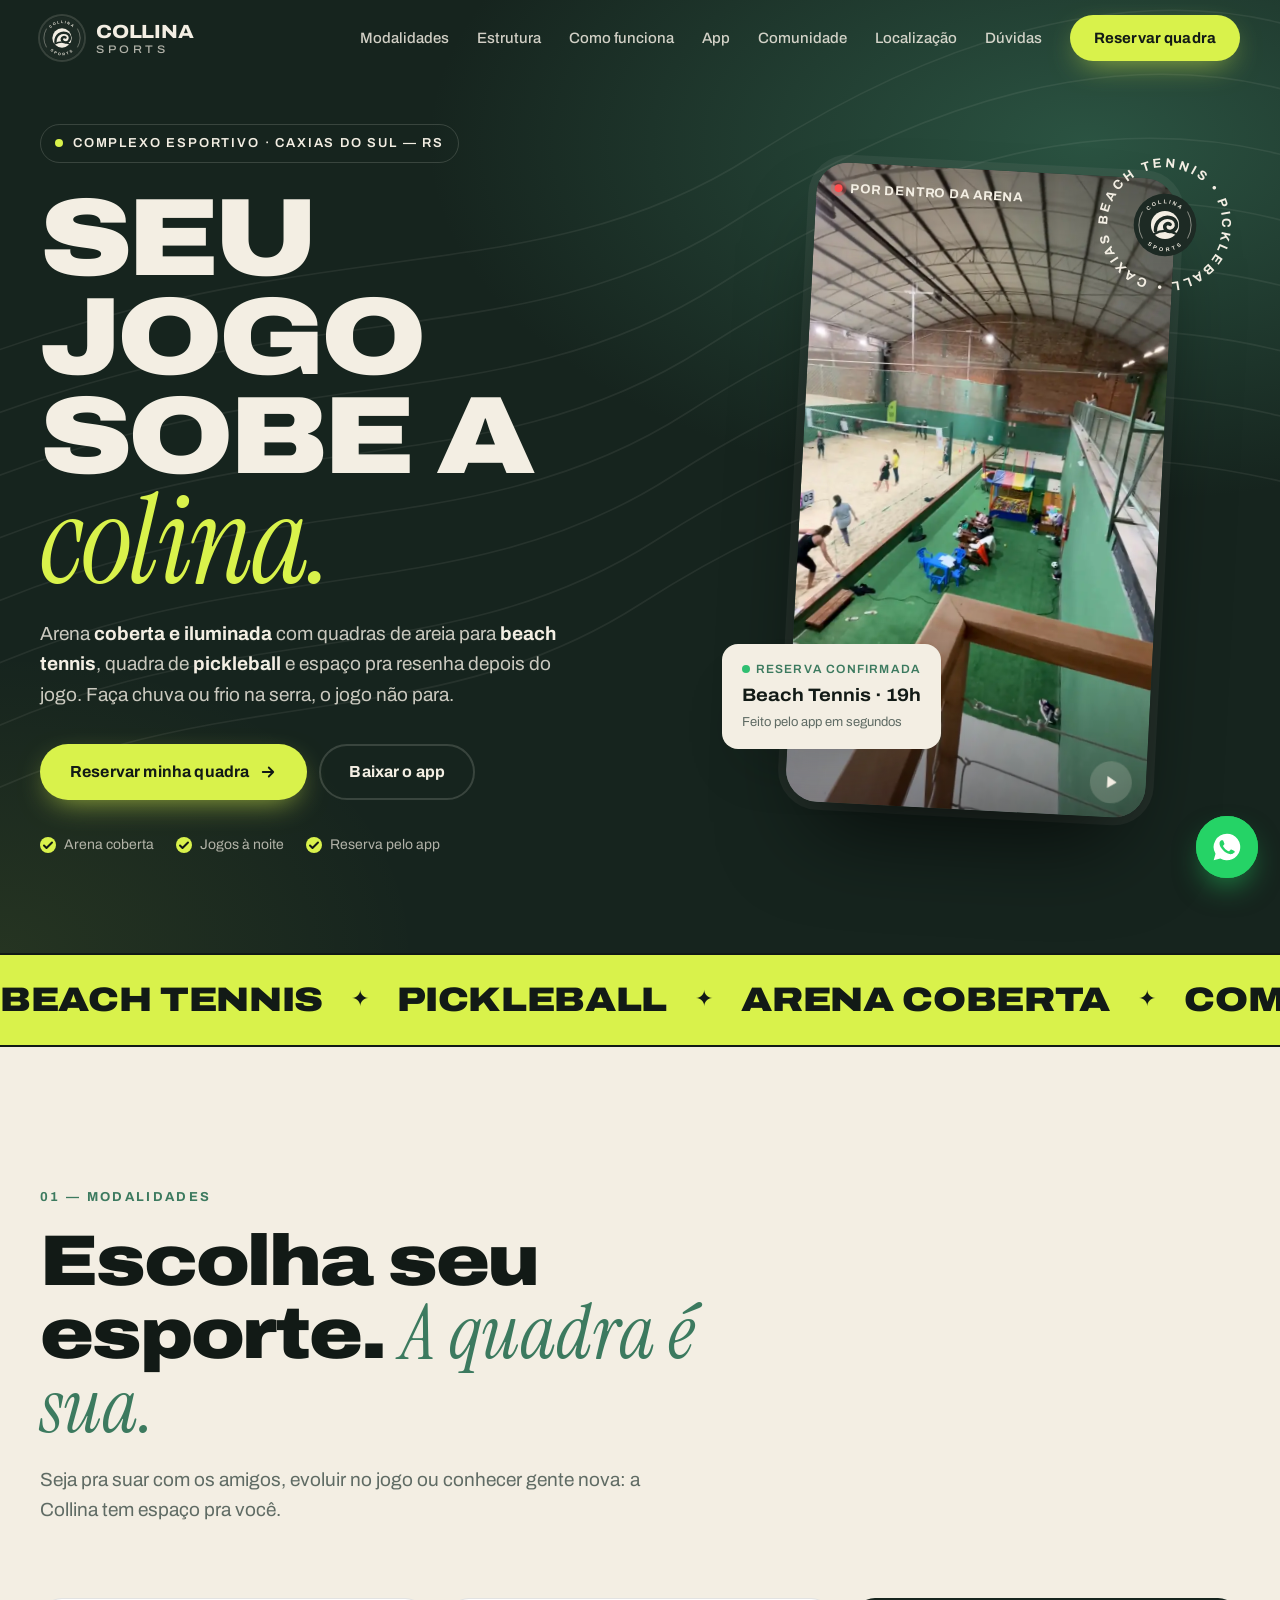
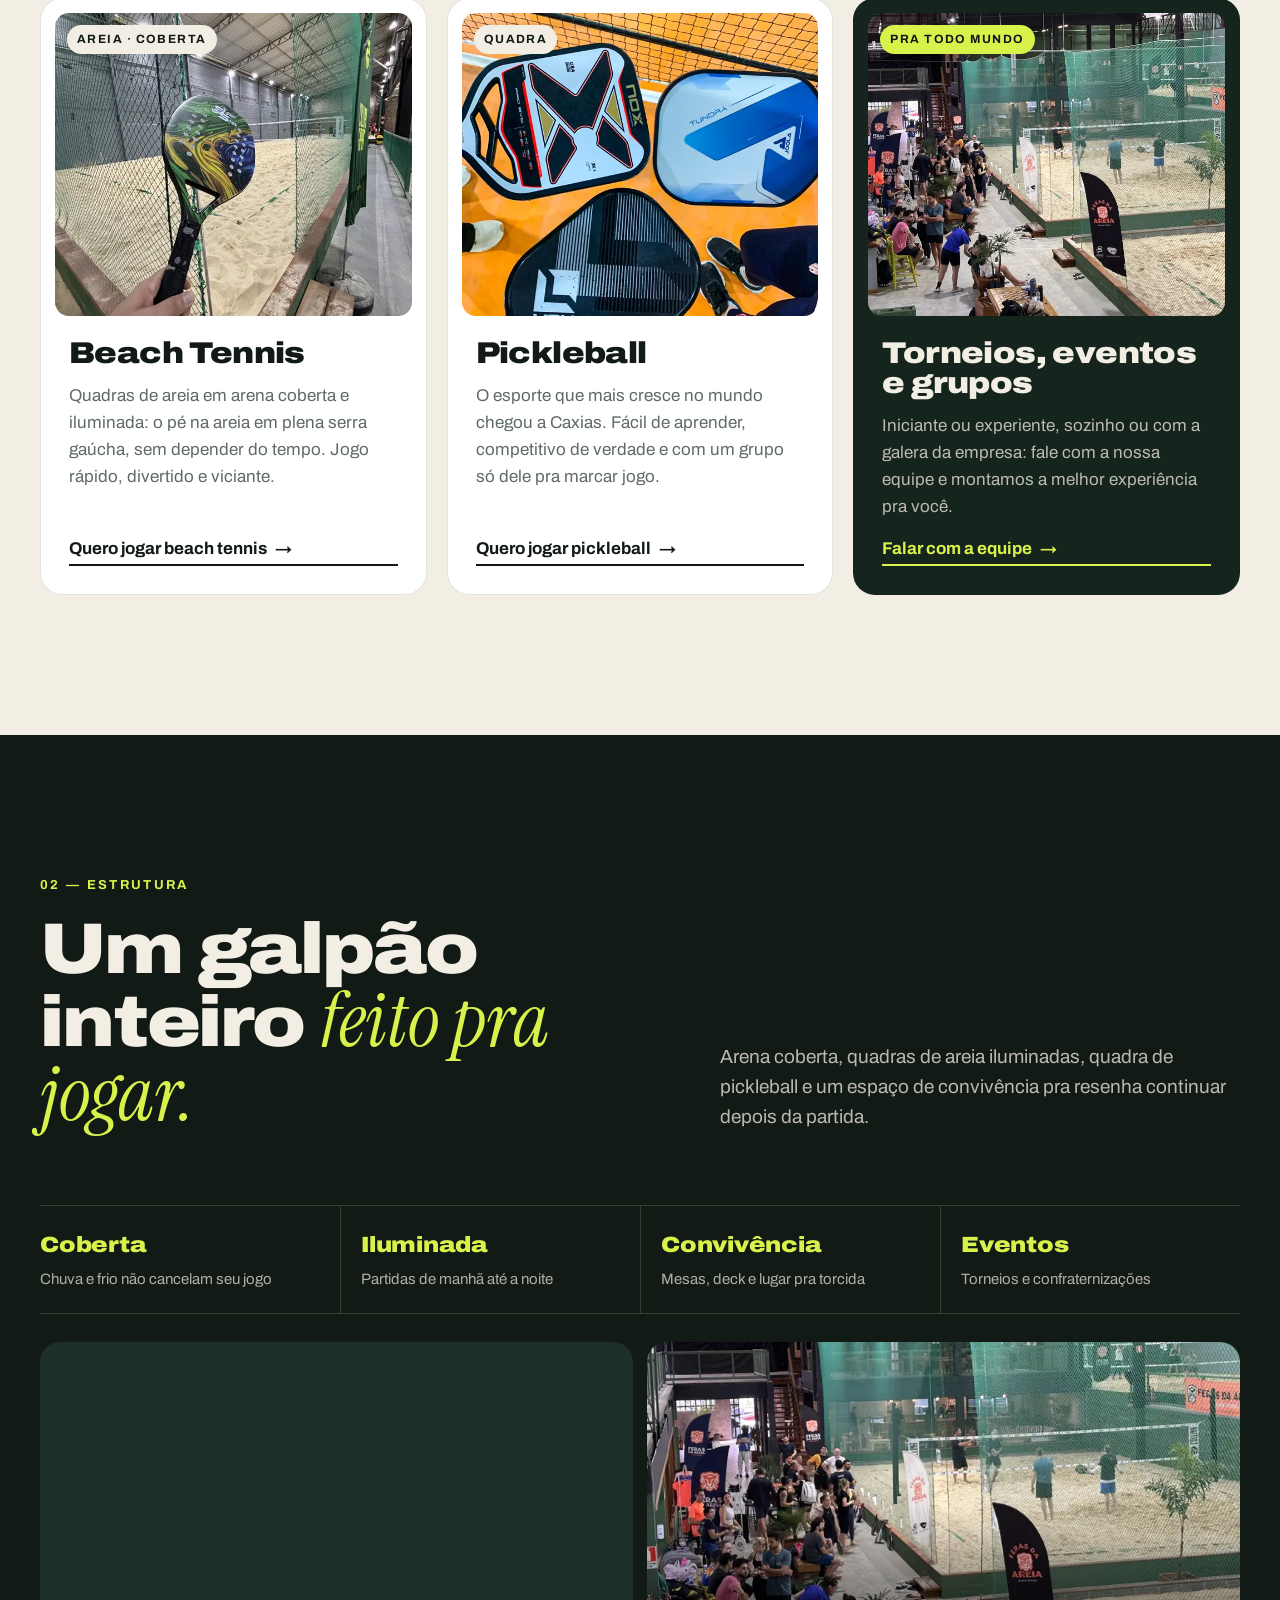
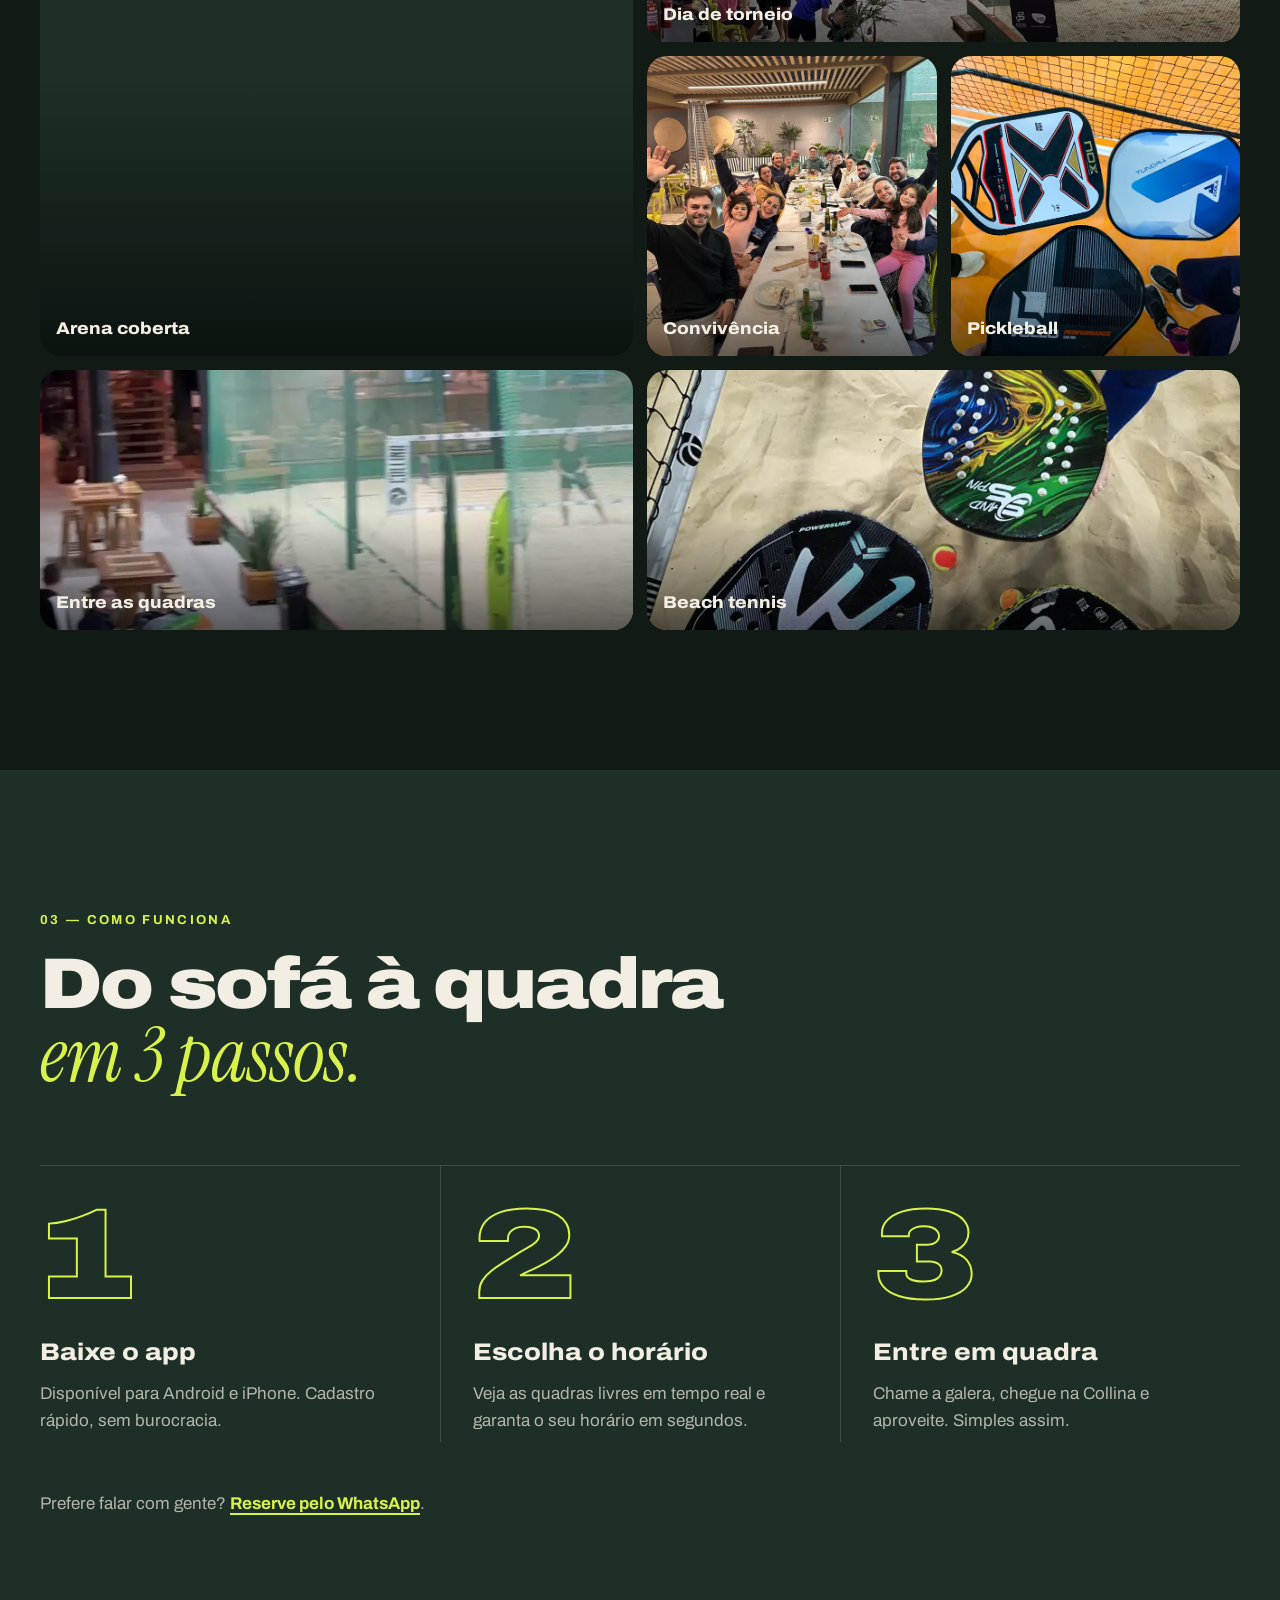
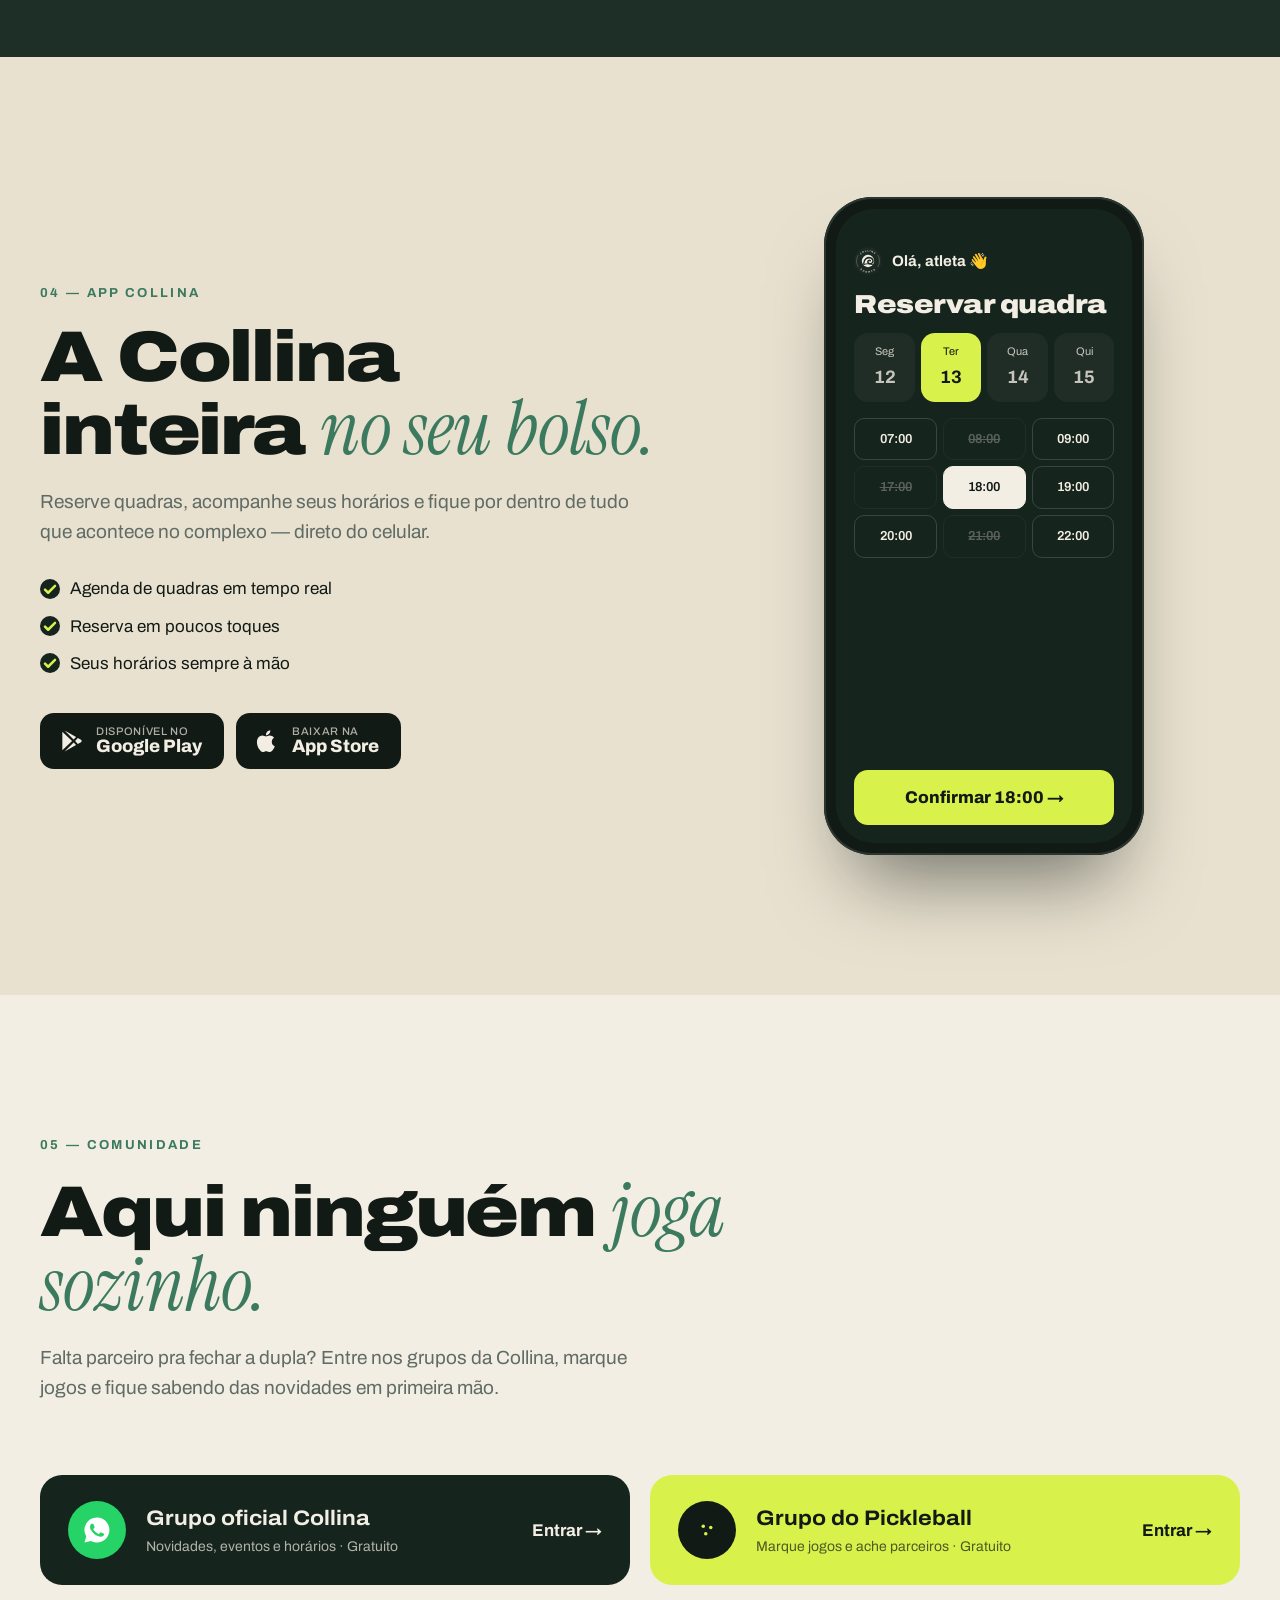
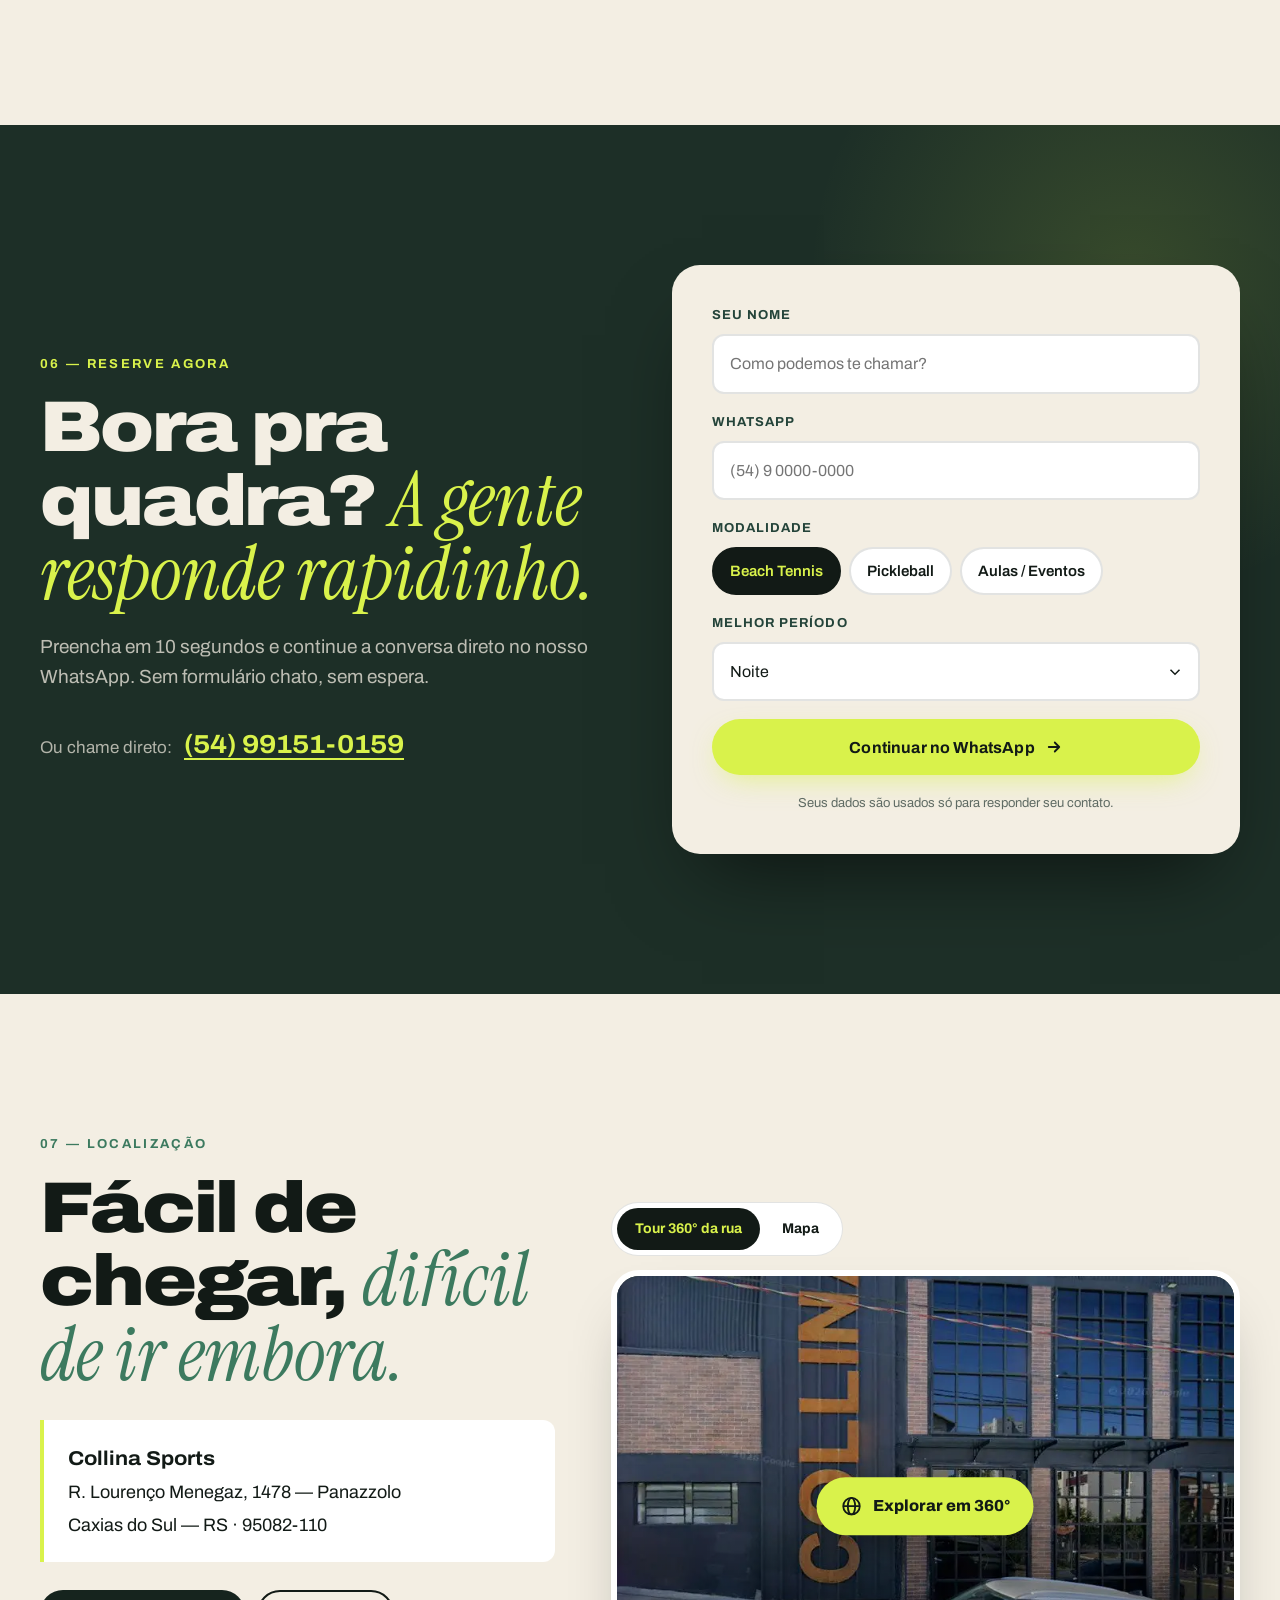
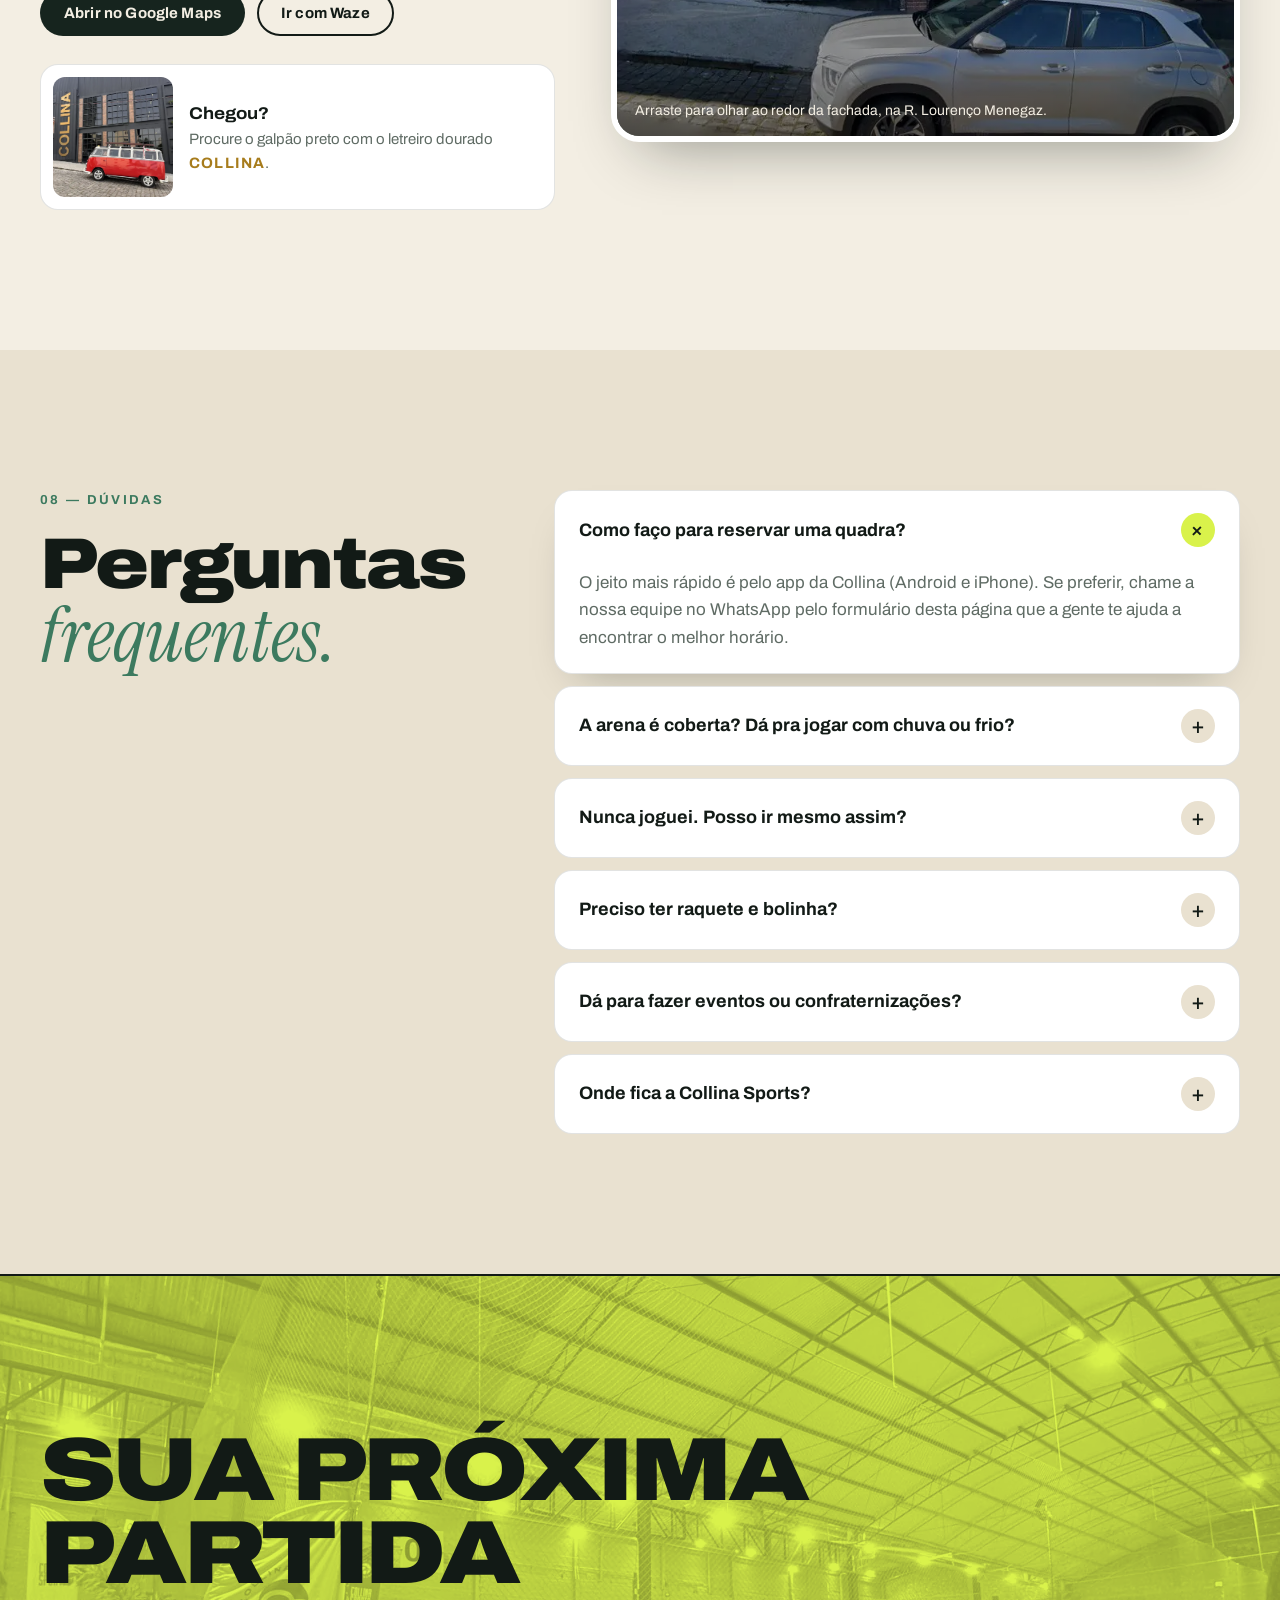
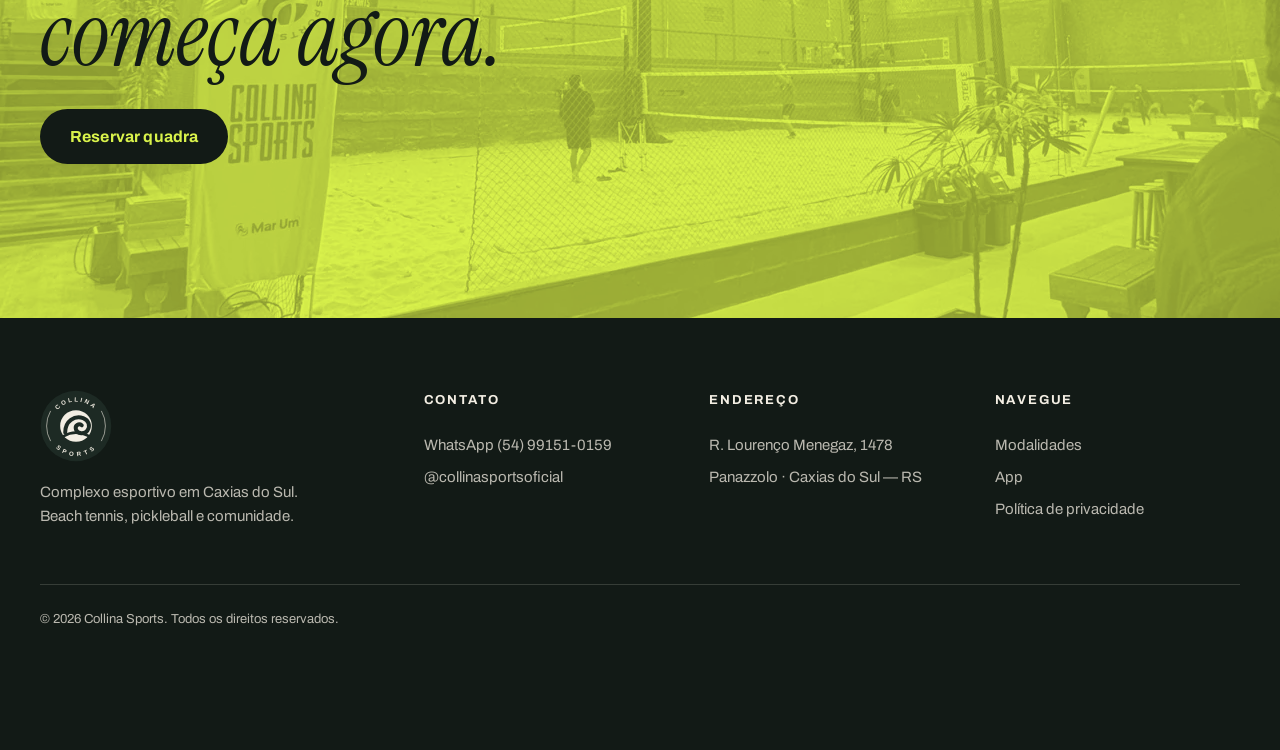
<file: index.html>
<!doctype html>
<html lang="pt-BR" class="no-js">
<head>
  <meta charset="utf-8" />
  <meta name="viewport" content="width=device-width, initial-scale=1, viewport-fit=cover" />
  <title>Collina Sports | Beach Tennis e Pickleball em Caxias do Sul</title>
  <meta name="description" content="Arena coberta em Caxias do Sul com quadras de areia para beach tennis, quadra de pickleball e espaço de convivência. Reserve pelo app ou WhatsApp." />
  <meta name="theme-color" content="#16241e" />
  <link rel="canonical" href="https://collina-sports.vercel.app/" />

  <!-- Open Graph / redes sociais -->
  <meta property="og:type" content="website" />
  <meta property="og:locale" content="pt_BR" />
  <meta property="og:site_name" content="Collina Sports" />
  <meta property="og:title" content="Collina Sports | Seu jogo tem endereço em Caxias do Sul" />
  <meta property="og:description" content="Beach tennis, pickleball e comunidade. Reserve sua quadra pelo app ou WhatsApp." />
  <meta property="og:url" content="https://collina-sports.vercel.app/" />
  <meta property="og:image" content="https://collina-sports.vercel.app/assets/og-image.jpg" />
  <meta property="og:image:width" content="1200" />
  <meta property="og:image:height" content="630" />
  <meta name="twitter:card" content="summary_large_image" />

  <link rel="icon" href="/assets/favicon.svg" type="image/svg+xml" />
  <link rel="apple-touch-icon" href="/assets/apple-touch-icon.png" />

  <link rel="preconnect" href="https://fonts.googleapis.com" />
  <link rel="preconnect" href="https://fonts.gstatic.com" crossorigin />
  <link href="https://fonts.googleapis.com/css2?family=Archivo:ital,wdth,wght@0,62..125,400..900;1,62..125,400..900&family=Instrument+Serif:ital@0;1&display=swap" rel="stylesheet" />

  <link rel="stylesheet" href="/css/styles.css" />
  <link rel="preload" as="image" href="/assets/video/arena-tour-poster.webp" />

  <!-- Dados estruturados (SEO local) -->
  <script type="application/ld+json">
  {
    "@context": "https://schema.org",
    "@type": "SportsActivityLocation",
    "name": "Collina Sports",
    "description": "Arena coberta em Caxias do Sul com quadras de areia para beach tennis, quadra de pickleball e espaço de convivência.",
    "photo": ["https://collina-sports.vercel.app/assets/img/arena-coberta-1280.webp", "https://collina-sports.vercel.app/assets/img/fachada-1280.webp"],
    "url": "https://collina-sports.vercel.app/",
    "telephone": "+55 54 99151-0159",
    "image": "https://collina-sports.vercel.app/assets/og-image.jpg",
    "address": {
      "@type": "PostalAddress",
      "streetAddress": "R. Lourenço Menegaz, 1478 - Panazzolo",
      "addressLocality": "Caxias do Sul",
      "addressRegion": "RS",
      "postalCode": "95082-110",
      "addressCountry": "BR"
    },
    "sameAs": ["https://www.instagram.com/collinasportsoficial/", "https://linktr.ee/collinasports"]
  }
  </script>

  <script type="module" src="/js/main.js"></script>
</head>
<body>
  <a class="skip-link" href="#conteudo">Pular para o conteúdo</a>

  <!-- ============ HEADER ============ -->
  <header class="header" data-header>
    <div class="container header__inner">
      <a href="#topo" class="brand" aria-label="Collina Sports — início">
        <img src="/assets/logo.svg" alt="" width="44" height="44" class="brand__logo" />
        <span class="brand__name">Collina<span>Sports</span></span>
      </a>

      <nav class="nav" id="menu" data-nav aria-label="Principal">
        <a href="#modalidades">Modalidades</a>
        <a href="#estrutura">Estrutura</a>
        <a href="#como-funciona">Como funciona</a>
        <a href="#app">App</a>
        <a href="#comunidade">Comunidade</a>
        <a href="#localizacao">Localização</a>
        <a href="#faq">Dúvidas</a>
        <a href="#reservar" class="btn btn--lime nav__cta" data-track="cta_nav">Reservar quadra</a>
      </nav>

      <button class="burger" type="button" aria-controls="menu" aria-expanded="false" data-burger>
        <span class="sr-only">Abrir menu</span>
        <span></span><span></span>
      </button>
    </div>
  </header>

  <main id="conteudo">
    <!-- ============ HERO ============ -->
    <section class="hero" id="topo">
      <svg class="contours" aria-hidden="true" viewBox="0 0 800 600" preserveAspectRatio="xMidYMid slice">
        <g fill="none" stroke="currentColor" stroke-width="1">
          <path d="M-50 520 C 120 420, 260 470, 400 380 S 680 260, 860 320"/>
          <path d="M-50 480 C 130 380, 270 430, 410 340 S 690 220, 860 280"/>
          <path d="M-50 440 C 140 340, 280 390, 420 300 S 700 180, 860 240"/>
          <path d="M-50 400 C 150 300, 290 350, 430 260 S 710 140, 860 200"/>
          <path d="M-50 360 C 160 260, 300 310, 440 220 S 720 100, 860 160"/>
          <path d="M-50 320 C 170 220, 310 270, 450 180 S 730 60, 860 120"/>
          <path d="M-50 280 C 180 180, 320 230, 460 140 S 740 20, 860 80"/>
          <path d="M-50 240 C 190 140, 330 190, 470 100 S 750 -20, 860 40"/>
        </g>
      </svg>

      <div class="container hero__grid">
        <div class="hero__copy">
          <p class="eyebrow reveal"><span class="dot"></span> Complexo esportivo · Caxias do Sul — RS</p>
          <h1 class="hero__title reveal">
            Seu jogo<br />
            sobe a <em>colina.</em>
          </h1>
          <p class="hero__lead reveal">
            Arena <strong>coberta e iluminada</strong> com quadras de areia para <strong>beach tennis</strong>,
            quadra de <strong>pickleball</strong> e espaço pra resenha depois do jogo. Faça chuva ou frio na serra, o jogo não para.
          </p>
          <div class="hero__actions reveal">
            <a class="btn btn--lime btn--lg" href="#reservar" data-track="cta_hero_reservar">
              Reservar minha quadra
              <svg viewBox="0 0 24 24" aria-hidden="true"><path d="M5 12h14M13 6l6 6-6 6"/></svg>
            </a>
            <a class="btn btn--ghost btn--lg" href="#app" data-track="cta_hero_app">Baixar o app</a>
          </div>
          <ul class="hero__chips reveal" aria-label="Destaques">
            <li>Arena coberta</li>
            <li>Jogos à noite</li>
            <li>Reserva pelo app</li>
          </ul>
        </div>

        <div class="hero__visual">
          <figure class="reel">
            <video class="reel__video" data-hero-video muted loop playsinline preload="none"
              poster="/assets/video/arena-tour-poster.webp"
              aria-label="Tour em vídeo pela arena coberta da Collina Sports">
              <source data-src="/assets/video/arena-tour.mp4" type="video/mp4" />
            </video>
            <figcaption class="reel__cap"><span class="reel__live"></span> Por dentro da arena</figcaption>
            <button class="reel__sound" type="button" data-video-sound aria-pressed="false">
              <span class="sr-only">Pausar ou continuar vídeo</span>
              <svg viewBox="0 0 24 24" aria-hidden="true"><path class="i-pause" d="M8 5v14M16 5v14"/><path class="i-play" d="M8 5l11 7-11 7z"/></svg>
            </button>
          </figure>

          <div class="badge-spin" aria-hidden="true">
            <svg viewBox="0 0 120 120">
              <defs><path id="circ" d="M60 60 m-46 0 a46 46 0 1 1 92 0 a46 46 0 1 1 -92 0"/></defs>
              <text><textPath href="#circ">BEACH TENNIS • PICKLEBALL • CAXIAS DO SUL • </textPath></text>
            </svg>
            <img src="/assets/logo.svg" alt="" width="64" height="64" />
          </div>

          <div class="hero__card" aria-hidden="true">
            <span class="hero__card-label"><i></i> Reserva confirmada</span>
            <strong>Beach Tennis · 19h</strong>
            <span class="hero__card-cta">Feito pelo app em segundos</span>
          </div>
        </div>
      </div>
    </section>

    <!-- ============ MARQUEE ============ -->
    <div class="marquee" aria-hidden="true">
      <div class="marquee__track">
        <span>Beach Tennis</span><i>✦</i><span>Pickleball</span><i>✦</i><span>Arena coberta</span><i>✦</i><span>Comunidade</span><i>✦</i><span>Reserva no app</span><i>✦</i><span>Caxias do Sul</span><i>✦</i>
        <span>Beach Tennis</span><i>✦</i><span>Pickleball</span><i>✦</i><span>Arena coberta</span><i>✦</i><span>Comunidade</span><i>✦</i><span>Reserva no app</span><i>✦</i><span>Caxias do Sul</span><i>✦</i>
      </div>
    </div>

    <!-- ============ MODALIDADES ============ -->
    <section class="section" id="modalidades">
      <div class="container">
        <header class="section__head reveal">
          <p class="kicker">01 — Modalidades</p>
          <h2 class="section__title">Escolha seu esporte. <em>A quadra é sua.</em></h2>
          <p class="section__lead">Seja pra suar com os amigos, evoluir no jogo ou conhecer gente nova: a Collina tem espaço pra você.</p>
        </header>

        <div class="sports">
          <article class="sport sport--bt reveal">
            <div class="sport__photo"><img src="/assets/img/quadra-areia-640.webp" srcset="/assets/img/quadra-areia-640.webp 640w, /assets/img/quadra-areia-1280.webp 1280w" sizes="(max-width: 900px) 100vw, 33vw" alt="Raquete de beach tennis em frente às quadras de areia cobertas da Collina" loading="lazy" decoding="async" /><span class="sport__tag">Areia · Coberta</span></div>
            <h3>Beach Tennis</h3>
            <p>Quadras de areia em arena coberta e iluminada: o pé na areia em plena serra gaúcha, sem depender do tempo. Jogo rápido, divertido e viciante.</p>
            <a href="#reservar" class="link-arrow" data-sport="Beach Tennis" data-track="sport_beach_tennis">Quero jogar beach tennis</a>
          </article>

          <article class="sport sport--pb reveal">
            <div class="sport__photo"><img src="/assets/img/pickleball-640.webp" srcset="/assets/img/pickleball-640.webp 640w, /assets/img/pickleball-1280.webp 1200w" sizes="(max-width: 900px) 100vw, 33vw" alt="Raquetes de pickleball sobre a quadra laranja da Collina" loading="lazy" decoding="async" /><span class="sport__tag">Quadra</span></div>
            <h3>Pickleball</h3>
            <p>O esporte que mais cresce no mundo chegou a Caxias. Fácil de aprender, competitivo de verdade e com um grupo só dele pra marcar jogo.</p>
            <a href="#reservar" class="link-arrow" data-sport="Pickleball" data-track="sport_pickleball">Quero jogar pickleball</a>
          </article>

          <article class="sport sport--more reveal">
            <div class="sport__photo"><img src="/assets/img/torneio-640.webp" srcset="/assets/img/torneio-640.webp 800w, /assets/img/torneio-1280.webp 1600w" sizes="(max-width: 900px) 100vw, 33vw" alt="Público acompanhando torneio de beach tennis na arena da Collina" loading="lazy" decoding="async" /><span class="sport__tag">Pra todo mundo</span></div>
            <h3>Torneios, eventos e grupos</h3>
            <p>Iniciante ou experiente, sozinho ou com a galera da empresa: fale com a nossa equipe e montamos a melhor experiência pra você.</p>
            <a href="#reservar" class="link-arrow" data-sport="Aulas / Eventos" data-track="sport_eventos">Falar com a equipe</a>
          </article>
        </div>
      </div>
    </section>

    <!-- ============ ESTRUTURA ============ -->
    <section class="section section--dark" id="estrutura">
      <div class="container">
        <header class="section__head section__head--split reveal">
          <div>
            <p class="kicker">02 — Estrutura</p>
            <h2 class="section__title">Um galpão inteiro <em>feito pra jogar.</em></h2>
          </div>
          <p class="section__lead">Arena coberta, quadras de areia iluminadas, quadra de pickleball e um espaço de convivência pra resenha continuar depois da partida.</p>
        </header>

        <ul class="feats reveal" aria-label="Diferenciais">
          <li><strong>Coberta</strong><span>Chuva e frio não cancelam seu jogo</span></li>
          <li><strong>Iluminada</strong><span>Partidas de manhã até a noite</span></li>
          <li><strong>Convivência</strong><span>Mesas, deck e lugar pra torcida</span></li>
          <li><strong>Eventos</strong><span>Torneios e confraternizações</span></li>
        </ul>

        <div class="bento" data-gallery>
          <button class="tile tile--a reveal" type="button" data-full="/assets/img/arena-coberta-1280.webp" data-caption="Arena coberta com quadras de areia">
            <img src="/assets/img/arena-coberta-640.webp" srcset="/assets/img/arena-coberta-640.webp 640w, /assets/img/arena-coberta-1280.webp 1280w" sizes="(max-width: 900px) 100vw, 50vw" alt="Arena coberta da Collina com quadras de areia e iluminação" loading="lazy" decoding="async" />
            <span class="tile__cap">Arena coberta</span>
          </button>
          <button class="tile tile--b reveal" type="button" data-full="/assets/img/torneio-1280.webp" data-caption="Dia de torneio na Collina">
            <img src="/assets/img/torneio-640.webp" srcset="/assets/img/torneio-640.webp 800w, /assets/img/torneio-1280.webp 1600w" sizes="(max-width: 900px) 100vw, 50vw" alt="Torcida e atletas em dia de torneio na Collina" loading="lazy" decoding="async" />
            <span class="tile__cap">Dia de torneio</span>
          </button>
          <button class="tile tile--c reveal" type="button" data-full="/assets/img/convivencia-1280.webp" data-caption="Espaço de convivência">
            <img src="/assets/img/convivencia-640.webp" srcset="/assets/img/convivencia-640.webp 640w, /assets/img/convivencia-1280.webp 1280w" sizes="(max-width: 900px) 50vw, 25vw" alt="Grupo confraternizando no espaço de convivência da Collina" loading="lazy" decoding="async" />
            <span class="tile__cap">Convivência</span>
          </button>
          <button class="tile tile--d reveal" type="button" data-full="/assets/img/pickleball-1280.webp" data-caption="Quadra de pickleball">
            <img src="/assets/img/pickleball-640.webp" srcset="/assets/img/pickleball-640.webp 640w, /assets/img/pickleball-1280.webp 1200w" sizes="(max-width: 900px) 50vw, 25vw" alt="Raquetes de pickleball na quadra laranja" loading="lazy" decoding="async" />
            <span class="tile__cap">Pickleball</span>
          </button>
          <button class="tile tile--e reveal" type="button" data-full="/assets/img/arena-corredor-1280.webp" data-caption="Corredor entre as quadras">
            <img src="/assets/img/arena-corredor-640.webp" srcset="/assets/img/arena-corredor-640.webp 640w, /assets/img/arena-corredor-1280.webp 1080w" sizes="(max-width: 900px) 50vw, 25vw" alt="Corredor com bancos e mesas entre as quadras de areia" loading="lazy" decoding="async" />
            <span class="tile__cap">Entre as quadras</span>
          </button>
          <button class="tile tile--f reveal" type="button" data-full="/assets/img/raquetes-beach-1280.webp" data-caption="Beach tennis na areia">
            <img src="/assets/img/raquetes-beach-640.webp" srcset="/assets/img/raquetes-beach-640.webp 640w, /assets/img/raquetes-beach-1280.webp 1280w" sizes="(max-width: 900px) 50vw, 25vw" alt="Raquetes de beach tennis sobre a areia" loading="lazy" decoding="async" />
            <span class="tile__cap">Beach tennis</span>
          </button>
        </div>
      </div>
    </section>

    <!-- ============ COMO FUNCIONA ============ -->
    <section class="section section--forest" id="como-funciona">
      <div class="container">
        <header class="section__head reveal">
          <p class="kicker">03 — Como funciona</p>
          <h2 class="section__title">Do sofá à quadra <em>em 3 passos.</em></h2>
        </header>

        <ol class="steps">
          <li class="step reveal">
            <span class="step__num">1</span>
            <h3>Baixe o app</h3>
            <p>Disponível para Android e iPhone. Cadastro rápido, sem burocracia.</p>
          </li>
          <li class="step reveal">
            <span class="step__num">2</span>
            <h3>Escolha o horário</h3>
            <p>Veja as quadras livres em tempo real e garanta o seu horário em segundos.</p>
          </li>
          <li class="step reveal">
            <span class="step__num">3</span>
            <h3>Entre em quadra</h3>
            <p>Chame a galera, chegue na Collina e aproveite. Simples assim.</p>
          </li>
        </ol>

        <p class="steps__alt reveal">Prefere falar com gente? <a href="#reservar" data-track="cta_steps_whatsapp">Reserve pelo WhatsApp</a>.</p>
      </div>
    </section>

    <!-- ============ APP ============ -->
    <section class="section section--cream app" id="app">
      <div class="container app__grid">
        <div class="app__copy reveal">
          <p class="kicker">04 — App Collina</p>
          <h2 class="section__title">A Collina inteira <em>no seu bolso.</em></h2>
          <p class="section__lead">Reserve quadras, acompanhe seus horários e fique por dentro de tudo que acontece no complexo — direto do celular.</p>
          <ul class="ticks ticks--dark">
            <li>Agenda de quadras em tempo real</li>
            <li>Reserva em poucos toques</li>
            <li>Seus horários sempre à mão</li>
          </ul>
          <div class="stores">
            <a class="store" data-app="android" href="#" target="_blank" rel="noopener" data-track="app_android">
              <svg viewBox="0 0 24 24" aria-hidden="true"><path d="M4 3.5v17l9-8.5-9-8.5Zm10.4 9.9 2.3 2.2-10.6 6 8.3-8.2Zm0-2.8L6.1 2.4l10.6 6-2.3 2.2Zm3.9 4.1L15.8 12l2.5-2.7 2.9 1.6c.9.5.9 1.7 0 2.2l-2.9 1.6Z" fill="currentColor"/></svg>
              <span><small>Disponível no</small>Google Play</span>
            </a>
            <a class="store" data-app="ios" href="#" target="_blank" rel="noopener" data-track="app_ios">
              <svg viewBox="0 0 24 24" aria-hidden="true"><path d="M16.4 12.6c0-2.4 2-3.6 2.1-3.7-1.2-1.7-3-1.9-3.6-2-1.5-.2-3 .9-3.8.9-.8 0-2-.9-3.3-.9-1.7 0-3.3 1-4.2 2.5-1.8 3.1-.5 7.7 1.3 10.2.9 1.2 1.9 2.6 3.2 2.6 1.3-.1 1.8-.8 3.3-.8s2 .8 3.3.8c1.4 0 2.3-1.3 3.1-2.5 1-1.4 1.4-2.8 1.4-2.9 0 0-2.8-1.1-2.8-4.2ZM14 5.2c.7-.8 1.2-2 1-3.2-1 .1-2.2.7-2.9 1.5-.6.7-1.2 1.9-1 3.1 1.1.1 2.2-.6 2.9-1.4Z" fill="currentColor"/></svg>
              <span><small>Baixar na</small>App Store</span>
            </a>
          </div>
        </div>

        <div class="phone reveal" aria-hidden="true">
          <div class="phone__screen">
            <div class="phone__top">
              <img src="/assets/logo.svg" alt="" width="28" height="28" />
              <span>Olá, atleta 👋</span>
            </div>
            <p class="phone__label">Reservar quadra</p>
            <div class="phone__days">
              <span>Seg<b>12</b></span><span class="on">Ter<b>13</b></span><span>Qua<b>14</b></span><span>Qui<b>15</b></span>
            </div>
            <div class="phone__slots">
              <span class="slot">07:00</span><span class="slot slot--busy">08:00</span><span class="slot">09:00</span>
              <span class="slot slot--busy">17:00</span><span class="slot slot--pick">18:00</span><span class="slot">19:00</span>
              <span class="slot">20:00</span><span class="slot slot--busy">21:00</span><span class="slot">22:00</span>
            </div>
            <div class="phone__confirm">Confirmar 18:00 →</div>
          </div>
        </div>
      </div>
    </section>

    <!-- ============ COMUNIDADE ============ -->
    <section class="section" id="comunidade">
      <div class="container">
        <header class="section__head reveal">
          <p class="kicker">05 — Comunidade</p>
          <h2 class="section__title">Aqui ninguém <em>joga sozinho.</em></h2>
          <p class="section__lead">Falta parceiro pra fechar a dupla? Entre nos grupos da Collina, marque jogos e fique sabendo das novidades em primeira mão.</p>
        </header>

        <div class="groups">
          <a class="group reveal" data-community="geral" href="#" target="_blank" rel="noopener" data-track="community_geral">
            <span class="group__icon" aria-hidden="true">
              <svg viewBox="0 0 24 24"><path d="M12 2a10 10 0 0 0-8.6 15.1L2 22l5-1.3A10 10 0 1 0 12 2Zm5.3 14.1c-.2.6-1.3 1.2-1.8 1.2-.5.1-1 .2-3.3-.7-2.8-1.1-4.6-4-4.7-4.2-.1-.2-1.1-1.5-1.1-2.9 0-1.4.7-2 1-2.3.2-.3.5-.3.7-.3h.5c.2 0 .4 0 .6.5l.8 2c.1.2.1.3 0 .5l-.4.6-.4.4c-.1.2-.3.3-.1.6.2.3.8 1.3 1.7 2.1 1.2 1 2.1 1.4 2.4 1.5.3.2.5.1.6-.1l.9-1c.2-.3.4-.2.6-.1l1.9.9c.3.1.5.2.5.3.1.2.1.7-.1 1.3Z" fill="currentColor"/></svg>
            </span>
            <span class="group__body">
              <strong>Grupo oficial Collina</strong>
              <small>Novidades, eventos e horários · Gratuito</small>
            </span>
            <span class="group__go" aria-hidden="true">Entrar →</span>
          </a>
          <a class="group group--lime reveal" data-community="pickleball" href="#" target="_blank" rel="noopener" data-track="community_pickleball">
            <span class="group__icon" aria-hidden="true">
              <svg viewBox="0 0 24 24"><circle cx="12" cy="12" r="9" fill="currentColor"/><g fill="#d9f24b"><circle cx="9" cy="9" r="1.4"/><circle cx="15" cy="10" r="1.4"/><circle cx="11" cy="15" r="1.4"/></g></svg>
            </span>
            <span class="group__body">
              <strong>Grupo do Pickleball</strong>
              <small>Marque jogos e ache parceiros · Gratuito</small>
            </span>
            <span class="group__go" aria-hidden="true">Entrar →</span>
          </a>
        </div>
      </div>
    </section>

    <!-- ============ RESERVA / LEAD ============ -->
    <section class="section section--forest reserve" id="reservar">
      <div class="container reserve__grid">
        <div class="reserve__copy reveal">
          <p class="kicker kicker--lime">06 — Reserve agora</p>
          <h2 class="section__title">Bora pra quadra? <em>A gente responde rapidinho.</em></h2>
          <p class="section__lead">Preencha em 10 segundos e continue a conversa direto no nosso WhatsApp. Sem formulário chato, sem espera.</p>
          <div class="reserve__direct">
            <span>Ou chame direto:</span>
            <a href="#" data-wa data-track="cta_whatsapp_direct"><strong data-phone>(54) 99151-0159</strong></a>
          </div>
        </div>

        <form class="form reveal" data-lead-form novalidate>
          <div class="field">
            <label for="f-nome">Seu nome</label>
            <input id="f-nome" name="nome" type="text" autocomplete="name" placeholder="Como podemos te chamar?" required />
          </div>
          <div class="field">
            <label for="f-tel">WhatsApp</label>
            <input id="f-tel" name="telefone" type="tel" autocomplete="tel" inputmode="tel" placeholder="(54) 9 0000-0000" required data-phone-mask />
          </div>
          <fieldset class="field">
            <legend>Modalidade</legend>
            <div class="pills">
              <label><input type="radio" name="modalidade" value="Beach Tennis" checked /><span>Beach Tennis</span></label>
              <label><input type="radio" name="modalidade" value="Pickleball" /><span>Pickleball</span></label>
              <label><input type="radio" name="modalidade" value="Aulas / Eventos" /><span>Aulas / Eventos</span></label>
            </div>
          </fieldset>
          <div class="field">
            <label for="f-periodo">Melhor período</label>
            <select id="f-periodo" name="periodo">
              <option>Manhã</option>
              <option>Tarde</option>
              <option selected>Noite</option>
              <option>Fim de semana</option>
            </select>
          </div>
          <button class="btn btn--lime btn--lg btn--block" type="submit">
            Continuar no WhatsApp
            <svg viewBox="0 0 24 24" aria-hidden="true"><path d="M5 12h14M13 6l6 6-6 6"/></svg>
          </button>
          <p class="form__note" data-form-status role="status">Seus dados são usados só para responder seu contato.</p>
        </form>
      </div>
    </section>

    <!-- ============ LOCALIZAÇÃO ============ -->
    <section class="section" id="localizacao">
      <div class="container loc__grid">
        <div class="loc__copy reveal">
          <p class="kicker">07 — Localização</p>
          <h2 class="section__title">Fácil de chegar, <em>difícil de ir embora.</em></h2>
          <address class="loc__address">
            <strong>Collina Sports</strong>
            <span data-address-line>R. Lourenço Menegaz, 1478 — Panazzolo</span>
            <span>Caxias do Sul — RS · 95082-110</span>
          </address>
          <div class="loc__actions">
            <a class="btn btn--dark" data-maps="google" href="#" target="_blank" rel="noopener" data-track="maps_google">Abrir no Google Maps</a>
            <a class="btn btn--outline" data-maps="waze" href="#" target="_blank" rel="noopener" data-track="maps_waze">Ir com Waze</a>
          </div>
          <figure class="loc__facade">
            <img src="/assets/img/fachada-kombi-640.webp" srcset="/assets/img/fachada-kombi-640.webp 640w, /assets/img/fachada-kombi-1280.webp 1280w" sizes="(max-width: 900px) 40vw, 200px" alt="Fachada preta da Collina Sports com letreiro dourado e uma Kombi vermelha estacionada" loading="lazy" decoding="async" />
            <figcaption><strong>Chegou?</strong> Procure o galpão preto com o letreiro dourado <b>COLLINA</b>.</figcaption>
          </figure>
        </div>

        <div class="loc__media reveal">
          <div class="tabs" role="tablist" aria-label="Ver localização">
            <button type="button" role="tab" id="tab-360" aria-controls="panel-360" aria-selected="true" data-tab>Tour 360° da rua</button>
            <button type="button" role="tab" id="tab-map" aria-controls="panel-map" aria-selected="false" tabindex="-1" data-tab>Mapa</button>
          </div>
          <div class="loc__panel" id="panel-360" role="tabpanel" aria-labelledby="tab-360">
            <div class="pano" data-pano data-pano-src="/assets/img/tour-360.jpg">
              <img class="pano__poster" src="/assets/img/streetview-fachada.webp" alt="Vista da rua em frente à Collina Sports" loading="lazy" decoding="async" />
              <button class="pano__start" type="button" data-pano-start data-track="tour_360">
                <svg viewBox="0 0 24 24" aria-hidden="true"><circle cx="12" cy="12" r="9"/><ellipse cx="12" cy="12" rx="4" ry="9"/><path d="M3 12h18"/></svg>
                Explorar em 360°
              </button>
            </div>
            <p class="pano__hint">Arraste para olhar ao redor da fachada, na R. Lourenço Menegaz.</p>
          </div>
          <div class="loc__panel" id="panel-map" role="tabpanel" aria-labelledby="tab-map" hidden>
            <div class="loc__map">
              <iframe title="Mapa — Collina Sports" data-map-src loading="lazy" referrerpolicy="no-referrer-when-downgrade"></iframe>
            </div>
          </div>
        </div>
      </div>
    </section>

    <!-- ============ FAQ ============ -->
    <section class="section section--cream" id="faq">
      <div class="container faq">
        <header class="section__head reveal">
          <p class="kicker">08 — Dúvidas</p>
          <h2 class="section__title">Perguntas <em>frequentes.</em></h2>
        </header>

        <div class="faq__list">
          <details class="reveal" name="faq" open>
            <summary>Como faço para reservar uma quadra?</summary>
            <p>O jeito mais rápido é pelo app da Collina (Android e iPhone). Se preferir, chame a nossa equipe no WhatsApp pelo formulário desta página que a gente te ajuda a encontrar o melhor horário.</p>
          </details>
          <details class="reveal" name="faq">
            <summary>A arena é coberta? Dá pra jogar com chuva ou frio?</summary>
            <p>Sim. As quadras de areia ficam em um galpão coberto e iluminado, então o jogo acontece mesmo nos dias de chuva e frio da serra — inclusive à noite.</p>
          </details>
          <details class="reveal" name="faq">
            <summary>Nunca joguei. Posso ir mesmo assim?</summary>
            <p>Claro! Beach tennis e pickleball são esportes fáceis de começar. Fale com a gente pelo WhatsApp e indicamos a melhor forma de dar os primeiros passos.</p>
          </details>
          <details class="reveal" name="faq">
            <summary>Preciso ter raquete e bolinha?</summary>
            <p>Consulte nossa equipe pelo WhatsApp sobre a disponibilidade de equipamentos antes do seu jogo.</p>
          </details>
          <details class="reveal" name="faq">
            <summary>Dá para fazer eventos ou confraternizações?</summary>
            <p>Dá sim. A Collina tem espaço de convivência e já recebe torneios e confraternizações. Conte pra gente o que você imagina — número de pessoas, data e formato — e montamos uma proposta.</p>
          </details>
          <details class="reveal" name="faq">
            <summary>Onde fica a Collina Sports?</summary>
            <p>Na R. Lourenço Menegaz, 1478, bairro Panazzolo, em Caxias do Sul — RS. É o galpão preto com o letreiro dourado COLLINA. Veja o tour 360° e as rotas na seção de localização.</p>
          </details>
        </div>
      </div>
    </section>

    <!-- ============ CTA FINAL ============ -->
    <section class="final">
      <img class="final__bg" src="/assets/img/arena-coberta-1280.webp" alt="" loading="lazy" decoding="async" />
      <div class="container final__inner reveal">
        <h2>Sua próxima partida<br /><em>começa agora.</em></h2>
        <a class="btn btn--lime btn--lg" href="#reservar" data-track="cta_final">Reservar quadra</a>
      </div>
    </section>
  </main>

  <!-- ============ FOOTER ============ -->
  <footer class="footer">
    <div class="container footer__grid">
      <div class="footer__brand">
        <img src="/assets/logo.svg" alt="Collina Sports" width="72" height="72" />
        <p>Complexo esportivo em Caxias do Sul. Beach tennis, pickleball e comunidade.</p>
      </div>
      <div>
        <h4>Contato</h4>
        <a href="#" data-wa data-track="footer_whatsapp">WhatsApp <span data-phone>(54) 99151-0159</span></a>
        <a href="#" data-instagram target="_blank" rel="noopener" data-track="footer_instagram">@collinasportsoficial</a>
      </div>
      <div>
        <h4>Endereço</h4>
        <span>R. Lourenço Menegaz, 1478</span>
        <span>Panazzolo · Caxias do Sul — RS</span>
      </div>
      <div>
        <h4>Navegue</h4>
        <a href="#modalidades">Modalidades</a>
        <a href="#app">App</a>
        <a href="/politica-de-privacidade">Política de privacidade</a>
      </div>
    </div>
    <div class="container footer__bottom">
      <span>© <span data-year>2026</span> Collina Sports. Todos os direitos reservados.</span>
    </div>
  </footer>

  <!-- Lightbox da galeria -->
  <dialog class="lightbox" data-lightbox aria-label="Galeria de fotos">
    <figure>
      <img alt="" data-lb-img />
      <figcaption data-lb-cap></figcaption>
    </figure>
    <button type="button" class="lightbox__btn lightbox__close" data-lb-close aria-label="Fechar">✕</button>
    <button type="button" class="lightbox__btn lightbox__prev" data-lb-prev aria-label="Foto anterior">←</button>
    <button type="button" class="lightbox__btn lightbox__next" data-lb-next aria-label="Próxima foto">→</button>
  </dialog>

  <!-- WhatsApp flutuante -->
  <a class="wa-float" href="#" data-wa data-track="cta_whatsapp_float" aria-label="Falar no WhatsApp">
    <svg viewBox="0 0 24 24" aria-hidden="true"><path d="M12 2a10 10 0 0 0-8.6 15.1L2 22l5-1.3A10 10 0 1 0 12 2Zm5.3 14.1c-.2.6-1.3 1.2-1.8 1.2-.5.1-1 .2-3.3-.7-2.8-1.1-4.6-4-4.7-4.2-.1-.2-1.1-1.5-1.1-2.9 0-1.4.7-2 1-2.3.2-.3.5-.3.7-.3h.5c.2 0 .4 0 .6.5l.8 2c.1.2.1.3 0 .5l-.4.6-.4.4c-.1.2-.3.3-.1.6.2.3.8 1.3 1.7 2.1 1.2 1 2.1 1.4 2.4 1.5.3.2.5.1.6-.1l.9-1c.2-.3.4-.2.6-.1l1.9.9c.3.1.5.2.5.3.1.2.1.7-.1 1.3Z" fill="currentColor"/></svg>
  </a>

  <!-- Barra fixa mobile -->
  <div class="mbar" data-mbar>
    <a href="#app" class="mbar__app" data-track="mbar_app">Baixar app</a>
    <a href="#reservar" class="mbar__cta" data-track="mbar_reservar">Reservar quadra</a>
  </div>

  <!-- Consentimento LGPD -->
  <div class="consent" data-consent hidden role="dialog" aria-label="Preferências de cookies">
    <p>Usamos cookies para medir a audiência e melhorar sua experiência. Veja nossa <a href="/politica-de-privacidade">política de privacidade</a>.</p>
    <div class="consent__actions">
      <button type="button" class="btn btn--outline btn--sm" data-consent-action="reject">Recusar</button>
      <button type="button" class="btn btn--dark btn--sm" data-consent-action="accept">Aceitar</button>
    </div>
  </div>
</body>
</html>
</file>
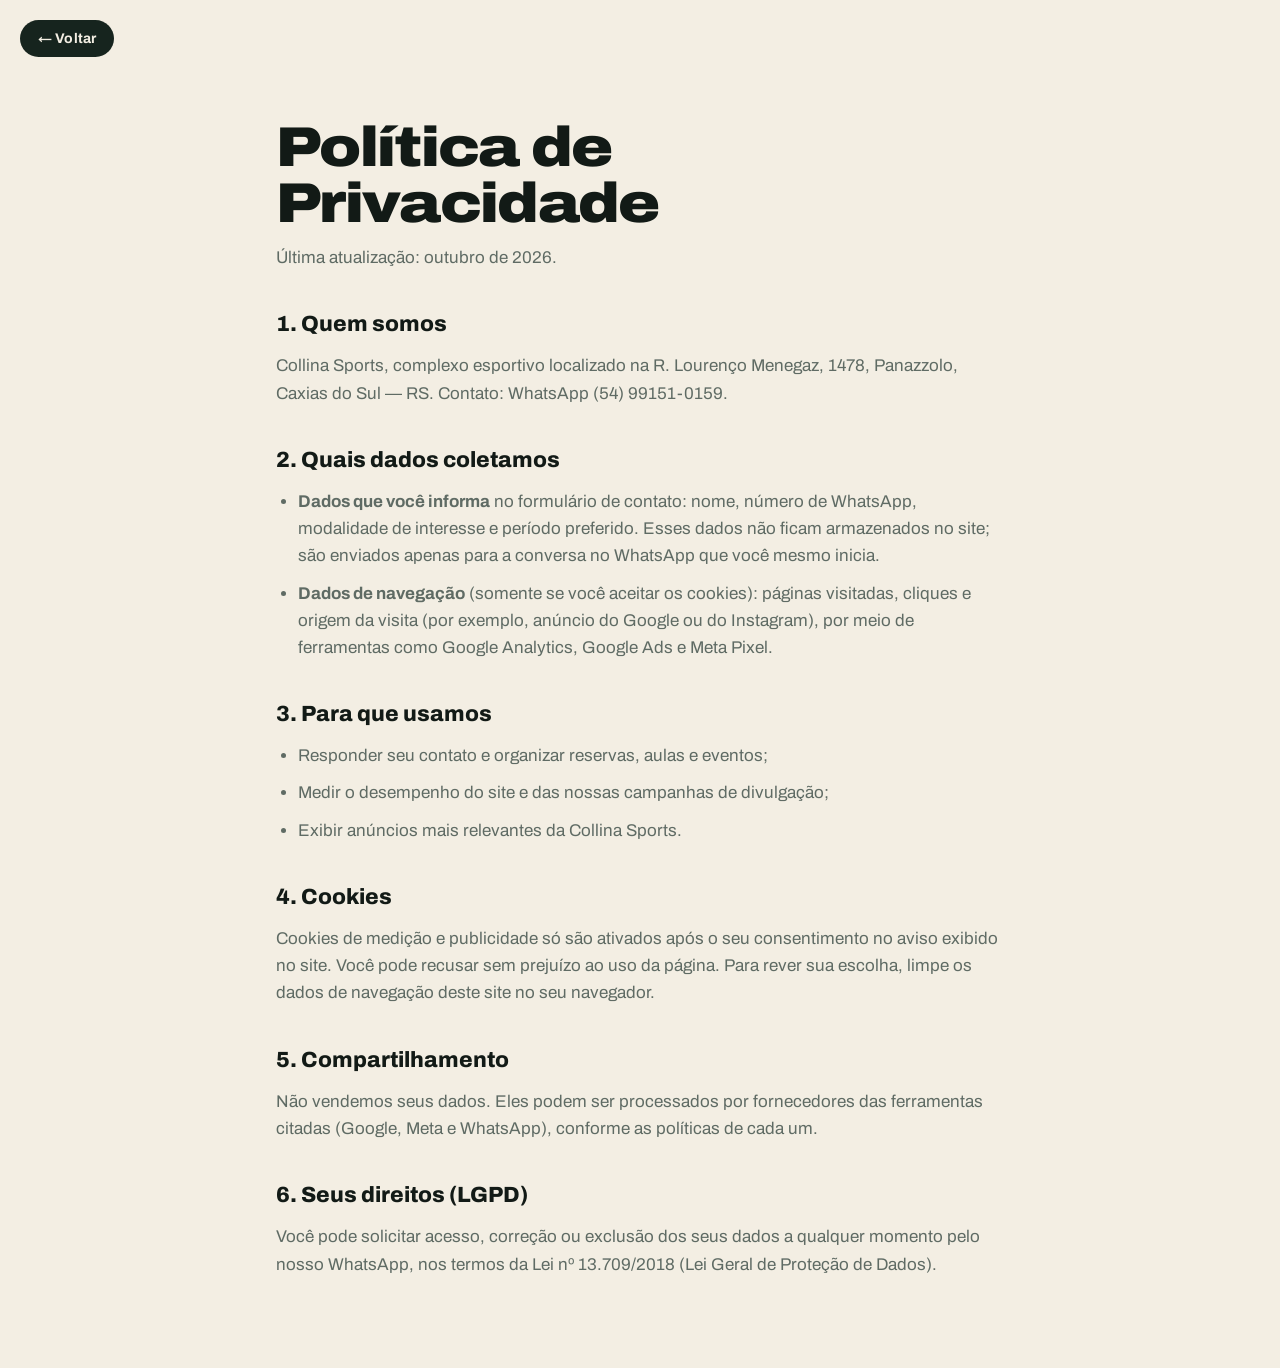
<file: politica-de-privacidade.html>
<!doctype html>
<html lang="pt-BR">
<head>
  <meta charset="utf-8" />
  <meta name="viewport" content="width=device-width, initial-scale=1" />
  <title>Política de Privacidade | Collina Sports</title>
  <meta name="robots" content="noindex" />
  <link rel="icon" href="/assets/favicon.svg" type="image/svg+xml" />
  <link rel="preconnect" href="https://fonts.googleapis.com" />
  <link rel="preconnect" href="https://fonts.gstatic.com" crossorigin />
  <link href="https://fonts.googleapis.com/css2?family=Archivo:wdth,wght@62..125,400..900&display=swap" rel="stylesheet" />
  <link rel="stylesheet" href="/css/styles.css" />
  <style>
    .legal { max-width: 760px; margin: 0 auto; padding: 120px 16px 80px; }
    .legal h1 { font-size: clamp(36px, 6vw, 56px); font-weight: 900; font-stretch: 115%; line-height: 1; letter-spacing: -0.03em; margin-bottom: 12px; }
    .legal h2 { font-size: 22px; font-weight: 800; margin: 36px 0 10px; }
    .legal p, .legal li { color: var(--muted); margin-bottom: 10px; }
    .legal ul { list-style: disc; padding-left: 22px; }
    .legal a { text-decoration: underline; }
    .back { position: fixed; top: 20px; left: 20px; }
  </style>
</head>
<body>
  <a href="/" class="btn btn--dark btn--sm back">← Voltar</a>
  <main class="legal">
    <h1>Política de Privacidade</h1>
    <p>Última atualização: outubro de 2026.</p>

    <h2>1. Quem somos</h2>
    <p>Collina Sports, complexo esportivo localizado na R. Lourenço Menegaz, 1478, Panazzolo, Caxias do Sul — RS. Contato: WhatsApp (54) 99151-0159.</p>

    <h2>2. Quais dados coletamos</h2>
    <ul>
      <li><strong>Dados que você informa</strong> no formulário de contato: nome, número de WhatsApp, modalidade de interesse e período preferido. Esses dados não ficam armazenados no site; são enviados apenas para a conversa no WhatsApp que você mesmo inicia.</li>
      <li><strong>Dados de navegação</strong> (somente se você aceitar os cookies): páginas visitadas, cliques e origem da visita (por exemplo, anúncio do Google ou do Instagram), por meio de ferramentas como Google Analytics, Google Ads e Meta Pixel.</li>
    </ul>

    <h2>3. Para que usamos</h2>
    <ul>
      <li>Responder seu contato e organizar reservas, aulas e eventos;</li>
      <li>Medir o desempenho do site e das nossas campanhas de divulgação;</li>
      <li>Exibir anúncios mais relevantes da Collina Sports.</li>
    </ul>

    <h2>4. Cookies</h2>
    <p>Cookies de medição e publicidade só são ativados após o seu consentimento no aviso exibido no site. Você pode recusar sem prejuízo ao uso da página. Para rever sua escolha, limpe os dados de navegação deste site no seu navegador.</p>

    <h2>5. Compartilhamento</h2>
    <p>Não vendemos seus dados. Eles podem ser processados por fornecedores das ferramentas citadas (Google, Meta e WhatsApp), conforme as políticas de cada um.</p>

    <h2>6. Seus direitos (LGPD)</h2>
    <p>Você pode solicitar acesso, correção ou exclusão dos seus dados a qualquer momento pelo nosso WhatsApp, nos termos da Lei nº 13.709/2018 (Lei Geral de Proteção de Dados).</p>
  </main>
</body>
</html>
</file>
<file: css/styles.css>
/* ==========================================================================
   Collina Sports — Landing Page
   Paleta tirada do selo da marca: grafite/verde-floresta + creme,
   com o lima da bolinha de pickleball como cor de ação.
   ========================================================================== */

:root {
  --ink: #121a16;
  --forest-900: #16241e;
  --forest-800: #1d2f27;
  --forest-700: #24443a;
  --forest-500: #3c7a5f;
  --cream: #f3eee3;
  --cream-2: #e9e1d0;
  --sand: #d9c9a6;
  --lime: #d9f24b;
  --lime-600: #c2dc2e;
  --muted: #5f6b64;
  --line: rgba(18, 26, 22, 0.12);
  --line-light: rgba(243, 238, 227, 0.16);

  --font: "Archivo", system-ui, -apple-system, "Segoe UI", sans-serif;
  --serif: "Instrument Serif", Georgia, serif;

  --radius: 22px;
  --radius-sm: 12px;
  --shadow: 0 30px 60px -30px rgba(10, 20, 15, 0.45);
  --ease: cubic-bezier(0.22, 1, 0.36, 1);
  --header-h: 76px;
  --gutter: clamp(16px, 4vw, 40px);
}

/* ---------- Reset ---------- */
*, *::before, *::after { box-sizing: border-box; }
* { margin: 0; }
html { scroll-behavior: smooth; scroll-padding-top: var(--header-h); -webkit-text-size-adjust: 100%; }
body {
  font-family: var(--font);
  font-size: 17px;
  line-height: 1.6;
  color: var(--ink);
  background: var(--cream);
  -webkit-font-smoothing: antialiased;
  overflow-x: hidden;
}
img, svg { display: block; max-width: 100%; }
a { color: inherit; text-decoration: none; }
button, input, select { font: inherit; color: inherit; }
ul, ol { padding: 0; list-style: none; }
:focus-visible { outline: 3px solid var(--lime); outline-offset: 3px; border-radius: 6px; }

.sr-only { position: absolute; width: 1px; height: 1px; overflow: hidden; clip: rect(0 0 0 0); white-space: nowrap; }
.skip-link { position: absolute; left: 16px; top: -60px; z-index: 100; background: var(--lime); padding: 10px 16px; border-radius: 8px; font-weight: 700; }
.skip-link:focus { top: 12px; }

.container { width: min(1200px, 100% - var(--gutter) * 2); margin-inline: auto; }

em { font-family: var(--serif); font-style: italic; font-weight: 400; letter-spacing: 0; }

/* ---------- Botões ---------- */
.btn {
  --bg: var(--ink); --fg: var(--cream);
  display: inline-flex; align-items: center; justify-content: center; gap: 10px;
  padding: 13px 22px; border-radius: 999px; border: 2px solid transparent;
  background: var(--bg); color: var(--fg);
  font-weight: 700; font-size: 15px; letter-spacing: 0.01em; line-height: 1.1;
  cursor: pointer; white-space: nowrap;
  transition: transform 0.25s var(--ease), background 0.25s, box-shadow 0.25s, color 0.25s;
}
.btn svg { width: 18px; height: 18px; fill: none; stroke: currentColor; stroke-width: 2.4; stroke-linecap: round; stroke-linejoin: round; transition: transform 0.25s var(--ease); }
.btn:hover { transform: translateY(-2px); }
.btn:hover svg { transform: translateX(4px); }
.btn--lg { padding: 17px 28px; font-size: 16px; }
.btn--sm { padding: 9px 16px; font-size: 14px; }
.btn--block { width: 100%; }
.btn--lime { --bg: var(--lime); --fg: var(--ink); box-shadow: 0 10px 30px -10px rgba(217, 242, 75, 0.7); }
.btn--lime:hover { --bg: #e6ff5c; }
.btn--dark { --bg: var(--forest-900); --fg: var(--cream); }
.btn--ghost { --bg: transparent; --fg: var(--cream); border-color: var(--line-light); }
.btn--ghost:hover { border-color: var(--cream); }
.btn--outline { --bg: transparent; --fg: var(--ink); border-color: var(--ink); }

.link-arrow { display: inline-flex; align-items: center; gap: 8px; font-weight: 700; border-bottom: 2px solid currentColor; padding-bottom: 2px; }
.link-arrow::after { content: "→"; transition: transform 0.25s var(--ease); }
.link-arrow:hover::after { transform: translateX(5px); }

/* ---------- Header ---------- */
.header {
  position: fixed; inset: 0 0 auto; z-index: 50; height: var(--header-h);
  display: flex; align-items: center; color: var(--cream);
  transition: background 0.35s, box-shadow 0.35s, height 0.35s;
}
.header.is-scrolled {
  background: rgba(22, 36, 30, 0.86);
  backdrop-filter: blur(14px) saturate(140%);
  -webkit-backdrop-filter: blur(14px) saturate(140%);
  box-shadow: 0 1px 0 var(--line-light);
}
.header__inner { display: flex; align-items: center; justify-content: space-between; gap: 24px; }
.brand { display: flex; align-items: center; gap: 12px; }
.brand__logo { width: 44px; height: 44px; border-radius: 50%; box-shadow: 0 0 0 2px rgba(243,238,227,.15); }
.brand__name { font-weight: 800; font-stretch: 112%; font-size: 19px; letter-spacing: -0.01em; text-transform: uppercase; line-height: 1; display: flex; flex-direction: column; }
.brand__name span { font-weight: 500; font-size: 11px; letter-spacing: 0.32em; opacity: 0.7; margin-top: 3px; }

.nav { display: flex; align-items: center; gap: 28px; font-size: 15px; font-weight: 500; }
.nav a:not(.btn) { position: relative; opacity: 0.85; transition: opacity 0.2s; }
.nav a:not(.btn)::after { content: ""; position: absolute; left: 0; right: 0; bottom: -6px; height: 2px; background: var(--lime); transform: scaleX(0); transform-origin: left; transition: transform 0.3s var(--ease); }
.nav a:not(.btn):hover { opacity: 1; }
.nav a:not(.btn):hover::after { transform: scaleX(1); }

.burger { display: none; width: 46px; height: 46px; border-radius: 50%; border: 1px solid var(--line-light); background: transparent; cursor: pointer; position: relative; }
.burger span:not(.sr-only) { position: absolute; left: 13px; right: 13px; height: 2px; background: var(--cream); border-radius: 2px; transition: transform 0.3s var(--ease), top 0.3s var(--ease); }
.burger span:nth-of-type(2) { top: 18px; }
.burger span:nth-of-type(3) { top: 26px; }
.burger[aria-expanded="true"] span:nth-of-type(2) { top: 22px; transform: rotate(45deg); }
.burger[aria-expanded="true"] span:nth-of-type(3) { top: 22px; transform: rotate(-45deg); }

/* ---------- Hero ---------- */
.hero {
  position: relative; overflow: hidden; isolation: isolate;
  min-height: min(100svh, 980px);
  padding: calc(var(--header-h) + 48px) 0 96px;
  color: var(--cream);
  background:
    radial-gradient(1100px 600px at 85% 15%, rgba(60, 122, 95, 0.55), transparent 60%),
    radial-gradient(700px 500px at 0% 100%, rgba(217, 242, 75, 0.08), transparent 60%),
    var(--forest-900);
  display: flex; align-items: center;
}
.contours { position: absolute; inset: 0; width: 100%; height: 100%; color: var(--cream); opacity: 0.07; z-index: -1; }
.contours path { stroke-dasharray: 1600; stroke-dashoffset: 1600; animation: draw 3.5s var(--ease) forwards; }
.contours path:nth-child(2) { animation-delay: 0.1s; } .contours path:nth-child(3) { animation-delay: 0.2s; }
.contours path:nth-child(4) { animation-delay: 0.3s; } .contours path:nth-child(5) { animation-delay: 0.4s; }
.contours path:nth-child(6) { animation-delay: 0.5s; } .contours path:nth-child(7) { animation-delay: 0.6s; }
.contours path:nth-child(8) { animation-delay: 0.7s; }
@keyframes draw { to { stroke-dashoffset: 0; } }

.hero__grid { display: grid; grid-template-columns: 1.1fr 0.9fr; gap: 48px; align-items: center; }

.eyebrow { display: inline-flex; align-items: center; gap: 10px; font-size: 13px; font-weight: 600; letter-spacing: 0.14em; text-transform: uppercase; padding: 8px 14px; border: 1px solid var(--line-light); border-radius: 999px; }
.dot { width: 8px; height: 8px; border-radius: 50%; background: var(--lime); box-shadow: 0 0 0 0 rgba(217,242,75,.6); animation: pulse 2s infinite; }
@keyframes pulse { 70% { box-shadow: 0 0 0 10px rgba(217,242,75,0); } 100% { box-shadow: 0 0 0 0 rgba(217,242,75,0); } }

.hero__title {
  margin: 26px 0 22px;
  font-size: clamp(52px, 8.6vw, 124px);
  font-weight: 900; font-stretch: 118%;
  line-height: 0.9; letter-spacing: -0.035em; text-transform: uppercase;
}
.hero__title em { color: var(--lime); text-transform: none; font-size: 1.12em; letter-spacing: -0.02em; }
.hero__lead { max-width: 520px; font-size: clamp(17px, 1.5vw, 19px); color: rgba(243, 238, 227, 0.82); }
.hero__lead strong { color: var(--cream); }
.hero__actions { display: flex; flex-wrap: wrap; gap: 12px; margin-top: 34px; }
.hero__chips { display: flex; flex-wrap: wrap; gap: 8px 22px; margin-top: 34px; font-size: 14px; color: rgba(243,238,227,.7); }
.hero__chips li { display: flex; align-items: center; gap: 8px; }
.hero__chips li::before { content: ""; width: 16px; height: 16px; border-radius: 50%; background: var(--lime) url("data:image/svg+xml,%3Csvg xmlns='http://www.w3.org/2000/svg' viewBox='0 0 16 16'%3E%3Cpath d='M4 8.5l2.5 2.5L12 5.5' fill='none' stroke='%23121a16' stroke-width='2' stroke-linecap='round' stroke-linejoin='round'/%3E%3C/svg%3E") center/100% no-repeat; }

/* Vídeo da arena (reel vertical) */
.hero__visual { position: relative; display: grid; place-items: center; padding: 20px 0; }
.reel {
  position: relative; width: min(360px, 100%); aspect-ratio: 9 / 16; margin: 0;
  border-radius: 32px; overflow: hidden; background: var(--forest-800);
  box-shadow: 0 50px 90px -30px rgba(0,0,0,.7), 0 0 0 8px rgba(243,238,227,.06);
  transform: rotate(3deg); transition: transform .6s var(--ease);
}
.reel:hover { transform: rotate(0); }
.reel__video { width: 100%; height: 100%; object-fit: cover; display: block; }
.reel::after { content: ""; position: absolute; inset: 0; background: linear-gradient(180deg, rgba(0,0,0,.35), transparent 22%, transparent 70%, rgba(0,0,0,.45)); pointer-events: none; }
.reel__cap { position: absolute; z-index: 1; left: 18px; top: 16px; display: flex; align-items: center; gap: 8px; font-size: 13px; font-weight: 700; letter-spacing: .06em; text-transform: uppercase; }
.reel__live { width: 8px; height: 8px; border-radius: 50%; background: #ff4d4d; box-shadow: 0 0 0 4px rgba(255,77,77,.25); animation: pulse 2s infinite; }
.reel__sound { position: absolute; z-index: 1; right: 14px; bottom: 14px; width: 42px; height: 42px; border-radius: 50%; border: 0; display: grid; place-items: center; cursor: pointer; background: rgba(243,238,227,.18); backdrop-filter: blur(8px); -webkit-backdrop-filter: blur(8px); color: var(--cream); }
.reel__sound svg { width: 18px; height: 18px; fill: none; stroke: currentColor; stroke-width: 3; stroke-linecap: round; }
.reel__sound .i-play { display: none; fill: currentColor; stroke-width: 1; }
.reel__sound[aria-pressed="true"] .i-pause { display: none; }
.reel__sound[aria-pressed="true"] .i-play { display: block; }

.badge-spin { position: absolute; z-index: 2; right: 0; top: 0; width: 150px; height: 150px; display: grid; place-items: center; }
.badge-spin svg { position: absolute; inset: 0; animation: spin 18s linear infinite; }
.badge-spin text { font-size: 10.4px; font-weight: 700; letter-spacing: 0.22em; fill: var(--cream); }
.badge-spin img { width: 64px; height: 64px; border-radius: 50%; }
@keyframes spin { to { transform: rotate(360deg); } }

.hero__card {
  position: absolute; z-index: 2; left: 0; bottom: 12%;
  display: grid; gap: 2px; padding: 16px 20px;
  background: var(--cream); color: var(--ink);
  border-radius: 16px; box-shadow: var(--shadow);
  animation: bob 5s ease-in-out infinite;
}
.hero__card-label { display: flex; align-items: center; gap: 6px; font-size: 12px; font-weight: 600; text-transform: uppercase; letter-spacing: .1em; color: var(--forest-500); }
.hero__card-label i { width: 8px; height: 8px; border-radius: 50%; background: #2fbf71; }
.hero__card strong { font-size: 18px; font-stretch: 110%; }
.hero__card-cta { font-size: 13px; color: var(--muted); }
@keyframes bob { 50% { transform: translateY(-10px); } }

/* ---------- Marquee ---------- */
.marquee { background: var(--lime); color: var(--ink); overflow: hidden; border-block: 2px solid var(--ink); }
.marquee__track { display: flex; width: max-content; align-items: center; gap: 28px; padding: 18px 0; animation: marquee 28s linear infinite; }
.marquee span { font-size: clamp(22px, 3vw, 34px); font-weight: 900; font-stretch: 120%; text-transform: uppercase; letter-spacing: -0.01em; white-space: nowrap; }
.marquee i { font-style: normal; font-size: 22px; }
@keyframes marquee { to { transform: translateX(-50%); } }

/* ---------- Seções ---------- */
.section { padding: clamp(80px, 11vw, 140px) 0; }
.section--dark { background: var(--ink); color: var(--cream); }
.section--forest { background: var(--forest-800); color: var(--cream); }
.section--cream { background: var(--cream-2); }
.section__head { max-width: 760px; margin-bottom: clamp(40px, 6vw, 72px); }
.kicker { font-size: 13px; font-weight: 700; letter-spacing: 0.18em; text-transform: uppercase; color: var(--forest-500); margin-bottom: 18px; }
.section--dark .kicker, .section--forest .kicker, .kicker--lime { color: var(--lime); }
.section__title { font-size: clamp(38px, 5.6vw, 76px); font-weight: 900; font-stretch: 115%; line-height: 0.98; letter-spacing: -0.03em; }
.section__title em { color: var(--forest-500); font-size: 1.06em; }
.section--dark .section__title em, .section--forest .section__title em { color: var(--lime); }
.section__lead { margin-top: 20px; font-size: clamp(17px, 1.5vw, 19px); color: var(--muted); max-width: 600px; }
.section--dark .section__lead, .section--forest .section__lead { color: rgba(243, 238, 227, 0.75); }

/* ---------- Modalidades ---------- */
.sports { display: grid; grid-template-columns: repeat(3, 1fr); gap: 20px; }
.sport {
  position: relative; display: flex; flex-direction: column; gap: 14px;
  padding: 30px; border-radius: var(--radius);
  background: #fff; border: 1px solid var(--line);
  transition: transform 0.4s var(--ease), box-shadow 0.4s var(--ease);
}
.sport:hover { transform: translateY(-8px); box-shadow: var(--shadow); }
.sport h3 { font-size: 30px; font-weight: 900; font-stretch: 115%; letter-spacing: -0.02em; line-height: 1; }
.sport p { color: var(--muted); flex: 1; }
.sport { padding: 14px 14px 28px; }
.sport > :not(.sport__photo) { margin-inline: 14px; }
.sport__photo { position: relative; aspect-ratio: 4 / 3.4; border-radius: 14px; overflow: hidden; margin-bottom: 8px; background: var(--cream-2); }
.sport__photo img { width: 100%; height: 100%; object-fit: cover; transition: transform 1s var(--ease); }
.sport:hover .sport__photo img { transform: scale(1.06); }
.sport__photo .sport__tag { position: absolute; left: 12px; top: 12px; margin: 0; }
.sport__tag { align-self: flex-start; font-size: 12px; font-weight: 700; letter-spacing: .12em; text-transform: uppercase; padding: 5px 10px; border-radius: 999px; background: var(--cream); color: var(--ink); }
.sport--more { background: var(--forest-900); color: var(--cream); border-color: transparent; }
.sport--more p { color: rgba(243,238,227,.75); }
.sport--more .sport__tag { background: var(--lime); color: var(--ink); }
.sport--more .link-arrow { margin-top: auto; color: var(--lime); }

.ticks { display: grid; gap: 10px; }
.ticks li { display: flex; gap: 10px; align-items: center; }
.ticks li::before { content: ""; flex: none; width: 20px; height: 20px; border-radius: 50%; background: var(--lime) url("data:image/svg+xml,%3Csvg xmlns='http://www.w3.org/2000/svg' viewBox='0 0 16 16'%3E%3Cpath d='M4 8.5l2.5 2.5L12 5.5' fill='none' stroke='%23121a16' stroke-width='2' stroke-linecap='round' stroke-linejoin='round'/%3E%3C/svg%3E") center/100% no-repeat; }
.ticks--dark li::before { background-color: var(--forest-900); background-image: url("data:image/svg+xml,%3Csvg xmlns='http://www.w3.org/2000/svg' viewBox='0 0 16 16'%3E%3Cpath d='M4 8.5l2.5 2.5L12 5.5' fill='none' stroke='%23d9f24b' stroke-width='2' stroke-linecap='round' stroke-linejoin='round'/%3E%3C/svg%3E"); }

/* ---------- Estrutura ---------- */
.section__head--split { max-width: none; display: grid; grid-template-columns: 1.2fr 1fr; gap: 24px 56px; align-items: end; }
.feats { display: grid; grid-template-columns: repeat(4, 1fr); border-block: 1px solid var(--line-light); margin-bottom: 28px; }
.feats li { display: grid; gap: 4px; padding: 22px 20px 22px 0; }
.feats li + li { padding-left: 20px; border-left: 1px solid var(--line-light); }
.feats strong { font-size: 22px; font-weight: 900; font-stretch: 115%; color: var(--lime); letter-spacing: -0.01em; }
.feats span { font-size: 15px; color: rgba(243,238,227,.7); }

.bento { display: grid; grid-template-columns: repeat(4, 1fr); grid-template-rows: 300px 300px 260px; gap: 14px; }
.tile { position: relative; padding: 0; border: 0; border-radius: 20px; overflow: hidden; cursor: zoom-in; background: var(--forest-800); color: var(--cream); text-align: left; }
.tile img { width: 100%; height: 100%; object-fit: cover; transition: transform 1.1s var(--ease), filter .5s; }
.tile:hover img { transform: scale(1.06); }
.tile::after { content: ""; position: absolute; inset: 0; background: linear-gradient(180deg, transparent 55%, rgba(0,0,0,.6)); pointer-events: none; }
.tile__cap { position: absolute; z-index: 1; left: 16px; bottom: 14px; font-weight: 800; font-stretch: 110%; font-size: 17px; display: flex; align-items: center; gap: 8px; }
.tile__cap::after { content: "↗"; opacity: 0; transform: translate(-4px, 4px); transition: .3s var(--ease); color: var(--lime); }
.tile:hover .tile__cap::after { opacity: 1; transform: none; }
.tile--a { grid-column: 1 / 3; grid-row: 1 / 3; }
.tile--b { grid-column: 3 / 5; }
.tile--e, .tile--f { grid-column: span 2; }

/* Lightbox */
.lightbox { padding: 0; border: 0; background: transparent; max-width: 100vw; max-height: 100vh; width: 100vw; height: 100vh; color: var(--cream); }
.lightbox::backdrop { background: rgba(10, 14, 12, .92); backdrop-filter: blur(6px); }
.lightbox[open] { display: grid; place-items: center; }
.lightbox figure { margin: 0; display: grid; gap: 12px; justify-items: center; padding: 64px 16px; }
.lightbox img { max-width: min(1100px, 92vw); max-height: 78vh; border-radius: 16px; object-fit: contain; animation: lb-in .4s var(--ease); }
@keyframes lb-in { from { opacity: 0; transform: scale(.96); } }
.lightbox figcaption { font-weight: 700; }
.lightbox__btn { position: fixed; width: 52px; height: 52px; border-radius: 50%; border: 1px solid var(--line-light); background: rgba(243,238,227,.08); color: var(--cream); font-size: 20px; cursor: pointer; }
.lightbox__btn:hover { background: var(--lime); color: var(--ink); }
.lightbox__close { top: 18px; right: 18px; }
.lightbox__prev { left: 18px; top: 50%; translate: 0 -50%; }
.lightbox__next { right: 18px; top: 50%; translate: 0 -50%; }

/* ---------- Passos ---------- */
.steps { display: grid; grid-template-columns: repeat(3, 1fr); gap: 0; counter-reset: s; border-top: 1px solid var(--line-light); }
.step { padding: 36px 32px 8px 0; position: relative; }
.step + .step { padding-left: 32px; border-left: 1px solid var(--line-light); }
.step__num { display: block; font-size: clamp(80px, 10vw, 140px); font-weight: 900; font-stretch: 125%; line-height: .85; letter-spacing: -0.05em; color: transparent; -webkit-text-stroke: 2px var(--lime); margin-bottom: 22px; }
.step h3 { font-size: 24px; font-weight: 800; font-stretch: 112%; margin-bottom: 8px; }
.step p { color: rgba(243,238,227,.7); }
.steps__alt { margin-top: 48px; color: rgba(243,238,227,.7); }
.steps__alt a { color: var(--lime); font-weight: 700; border-bottom: 2px solid; }

/* ---------- App ---------- */
.app__grid { display: grid; grid-template-columns: 1.1fr 0.9fr; gap: 64px; align-items: center; }
.app .ticks { margin-top: 28px; }
.stores { display: flex; flex-wrap: wrap; gap: 12px; margin-top: 36px; }
.store { display: inline-flex; align-items: center; gap: 12px; padding: 12px 22px 12px 18px; border-radius: 14px; background: var(--ink); color: var(--cream); transition: transform .25s var(--ease), background .25s; }
.store:hover { transform: translateY(-3px); background: var(--forest-700); }
.store svg { width: 26px; height: 26px; }
.store span { display: flex; flex-direction: column; font-weight: 800; font-size: 18px; line-height: 1.1; }
.store small { font-weight: 500; font-size: 11px; letter-spacing: .06em; text-transform: uppercase; opacity: .7; }

.phone {
  justify-self: center; width: min(320px, 100%); aspect-ratio: 9 / 18.5;
  padding: 12px; border-radius: 48px; background: var(--ink);
  box-shadow: 0 50px 80px -30px rgba(10,20,15,.55), inset 0 0 0 2px #2c3631;
  transform: rotate(4deg); transition: transform .6s var(--ease);
}
.phone:hover { transform: rotate(0deg) translateY(-6px); }
.phone__screen { height: 100%; border-radius: 38px; background: var(--forest-900); color: var(--cream); padding: 38px 18px 18px; display: flex; flex-direction: column; gap: 16px; overflow: hidden; }
.phone__top { display: flex; align-items: center; gap: 10px; font-weight: 700; font-size: 15px; }
.phone__top img { border-radius: 50%; }
.phone__label { font-size: 26px; font-weight: 900; font-stretch: 115%; line-height: 1; letter-spacing: -0.02em; }
.phone__days { display: grid; grid-template-columns: repeat(4, 1fr); gap: 6px; }
.phone__days span { display: grid; place-items: center; gap: 2px; padding: 10px 0; border-radius: 14px; background: rgba(243,238,227,.06); font-size: 11px; opacity: .8; }
.phone__days b { font-size: 18px; }
.phone__days .on { background: var(--lime); color: var(--ink); opacity: 1; }
.phone__slots { display: grid; grid-template-columns: repeat(3, 1fr); gap: 6px; }
.slot { text-align: center; padding: 10px 0; border-radius: 10px; border: 1px solid var(--line-light); font-size: 13px; font-weight: 600; }
.slot--busy { opacity: .3; text-decoration: line-through; }
.slot--pick { background: var(--cream); color: var(--ink); border-color: var(--cream); animation: pick 2.4s ease-in-out infinite; }
@keyframes pick { 50% { box-shadow: 0 0 0 4px rgba(217,242,75,.5); } }
.phone__confirm { margin-top: auto; text-align: center; padding: 14px; border-radius: 14px; background: var(--lime); color: var(--ink); font-weight: 800; }

/* ---------- Comunidade ---------- */
.groups { display: grid; grid-template-columns: repeat(2, 1fr); gap: 20px; }
.group {
  display: flex; align-items: center; gap: 20px; padding: 26px 28px;
  border-radius: var(--radius); background: var(--forest-900); color: var(--cream);
  transition: transform .35s var(--ease), box-shadow .35s;
}
.group:hover { transform: translateY(-6px); box-shadow: var(--shadow); }
.group__icon { flex: none; width: 58px; height: 58px; border-radius: 50%; display: grid; place-items: center; background: #25d366; color: #fff; }
.group__icon svg { width: 30px; height: 30px; }
.group__body { display: grid; flex: 1; min-width: 0; }
.group__body strong { font-size: 21px; font-stretch: 110%; }
.group__body small { font-size: 14px; opacity: .7; }
.group__go { font-weight: 700; white-space: nowrap; }
.group--lime { background: var(--lime); color: var(--ink); }
.group--lime .group__icon { background: var(--ink); color: var(--ink); }

/* ---------- Reserva / formulário ---------- */
.reserve { position: relative; overflow: hidden; }
.reserve::before { content: ""; position: absolute; width: 700px; height: 700px; right: -200px; top: -200px; border-radius: 50%; background: radial-gradient(circle, rgba(217,242,75,.14), transparent 65%); pointer-events: none; }
.reserve__grid { position: relative; display: grid; grid-template-columns: 1fr 1fr; gap: 64px; align-items: center; }
.reserve__direct { margin-top: 32px; display: flex; flex-wrap: wrap; gap: 8px 12px; align-items: baseline; color: rgba(243,238,227,.7); }
.reserve__direct strong { color: var(--lime); font-size: 26px; font-stretch: 110%; border-bottom: 2px solid; }

.form { background: var(--cream); color: var(--ink); padding: clamp(24px, 4vw, 40px); border-radius: 28px; box-shadow: 0 40px 80px -30px rgba(0,0,0,.6); display: grid; gap: 18px; }
.field { display: grid; gap: 8px; border: 0; padding: 0; min-width: 0; }
.field label, .field legend { font-size: 13px; font-weight: 700; letter-spacing: .08em; text-transform: uppercase; color: var(--forest-700); padding: 0; }
.field input, .field select {
  width: 100%; padding: 15px 16px; border-radius: var(--radius-sm);
  border: 2px solid var(--line); background: #fff; font-size: 16px;
  transition: border-color .2s, box-shadow .2s;
}
.field select { appearance: none; background: #fff url("data:image/svg+xml,%3Csvg xmlns='http://www.w3.org/2000/svg' viewBox='0 0 24 24'%3E%3Cpath d='M6 9l6 6 6-6' fill='none' stroke='%23121a16' stroke-width='2'/%3E%3C/svg%3E") right 14px center/18px no-repeat; }
.field input:focus, .field select:focus { outline: none; border-color: var(--forest-500); box-shadow: 0 0 0 4px rgba(60,122,95,.18); }
.field input[aria-invalid="true"] { border-color: #d64545; }
.pills { display: flex; flex-wrap: wrap; gap: 8px; margin-top: 8px; }
.pills label { cursor: pointer; text-transform: none; letter-spacing: 0; font-size: 15px; color: var(--ink); }
.pills input { position: absolute; opacity: 0; pointer-events: none; }
.pills span { display: inline-block; padding: 10px 16px; border-radius: 999px; border: 2px solid var(--line); background: #fff; font-weight: 600; transition: all .2s; }
.pills input:checked + span { background: var(--ink); color: var(--lime); border-color: var(--ink); }
.pills input:focus-visible + span { outline: 3px solid var(--forest-500); outline-offset: 2px; }
.form__note { font-size: 13px; color: var(--muted); text-align: center; }
.form__note.is-error { color: #c23a3a; font-weight: 600; }

/* ---------- Localização ---------- */
.loc__grid { display: grid; grid-template-columns: 0.9fr 1.1fr; gap: 56px; align-items: center; }
.loc__address { font-style: normal; display: grid; gap: 4px; margin-top: 28px; padding: 22px 24px; border-left: 4px solid var(--lime); background: #fff; border-radius: 0 var(--radius-sm) var(--radius-sm) 0; font-size: 18px; }
.loc__address strong { font-stretch: 110%; font-size: 20px; }
.loc__actions { display: flex; flex-wrap: wrap; gap: 12px; margin-top: 28px; }
.loc__map { position: absolute; inset: 0; }
.loc__map iframe { position: absolute; inset: 0; width: 100%; height: 100%; border: 0; filter: grayscale(.35) contrast(1.05); }
.loc__media { display: grid; gap: 14px; }
.loc__panel { position: relative; aspect-ratio: 4 / 3; border-radius: 28px; overflow: hidden; background: var(--forest-800); box-shadow: var(--shadow); border: 6px solid #fff; }
.loc__panel[hidden] { display: none; }
.tabs { display: inline-flex; justify-self: start; padding: 5px; gap: 4px; border-radius: 999px; background: #fff; border: 1px solid var(--line); }
.tabs button { border: 0; background: transparent; padding: 10px 18px; border-radius: 999px; font-weight: 700; font-size: 14px; cursor: pointer; }
.tabs button[aria-selected="true"] { background: var(--ink); color: var(--lime); }
.pano { position: absolute; inset: 0; }
.pano__poster { width: 100%; height: 100%; object-fit: cover; }
.pano::before { content: ""; position: absolute; inset: 0; background: linear-gradient(180deg, transparent 40%, rgba(0,0,0,.55)); z-index: 1; pointer-events: none; }
.pano.is-live::before { display: none; }
.pano__start { position: absolute; z-index: 2; left: 50%; top: 50%; translate: -50% -50%; display: inline-flex; align-items: center; gap: 10px; padding: 16px 24px; border: 0; border-radius: 999px; background: var(--lime); color: var(--ink); font-weight: 800; font-size: 16px; cursor: pointer; box-shadow: 0 16px 40px -10px rgba(0,0,0,.5); transition: transform .3s var(--ease); }
.pano__start:hover { transform: scale(1.05); }
.pano__start svg { width: 22px; height: 22px; fill: none; stroke: currentColor; stroke-width: 2; animation: spin 8s linear infinite; }
.pano .pnlm-container { position: absolute !important; inset: 0; background: var(--forest-800); }
.pano.is-live ~ .pano__hint { display: none; }
.pano__hint { position: absolute; z-index: 2; left: 0; right: 0; bottom: 0; padding: 14px 18px; color: var(--cream); font-size: 14px; pointer-events: none; }
.loc__facade { display: grid; grid-template-columns: 120px 1fr; gap: 16px; align-items: center; margin: 28px 0 0; padding: 12px; background: #fff; border-radius: 18px; border: 1px solid var(--line); }
.loc__facade img { width: 120px; height: 120px; object-fit: cover; border-radius: 12px; }
.loc__facade figcaption { font-size: 15px; color: var(--muted); }
.loc__facade strong { display: block; color: var(--ink); font-stretch: 110%; font-size: 17px; }
.loc__facade b { color: #a77c1c; letter-spacing: .08em; }

/* ---------- FAQ ---------- */
.faq { display: grid; grid-template-columns: 0.8fr 1.2fr; gap: 56px; align-items: start; }
.faq__list { display: grid; gap: 12px; }
.faq details { background: #fff; border-radius: 18px; border: 1px solid var(--line); transition: box-shadow .3s; }
.faq details[open] { box-shadow: 0 20px 40px -24px rgba(10,20,15,.35); }
.faq summary { list-style: none; cursor: pointer; display: flex; justify-content: space-between; gap: 16px; align-items: center; padding: 22px 24px; font-weight: 700; font-size: 18px; }
.faq summary::-webkit-details-marker { display: none; }
.faq summary::after { content: "+"; flex: none; width: 34px; height: 34px; border-radius: 50%; display: grid; place-items: center; background: var(--cream-2); font-size: 22px; font-weight: 500; transition: transform .3s var(--ease), background .3s; }
.faq details[open] summary::after { transform: rotate(45deg); background: var(--lime); }
.faq details p { padding: 0 24px 22px; color: var(--muted); }

/* ---------- CTA final ---------- */
.final { position: relative; isolation: isolate; overflow: hidden; background: var(--lime); padding: clamp(90px, 12vw, 160px) 0; border-top: 2px solid var(--ink); }
.final__bg { position: absolute; inset: 0; z-index: -2; width: 100%; height: 100%; object-fit: cover; filter: grayscale(1) contrast(1.1); mix-blend-mode: multiply; opacity: .35; }
.final__inner { display: flex; flex-wrap: wrap; align-items: flex-end; justify-content: space-between; gap: 32px; }
.final h2 { font-size: clamp(44px, 7vw, 104px); font-weight: 900; font-stretch: 120%; line-height: .92; letter-spacing: -0.04em; text-transform: uppercase; }
.final h2 em { text-transform: none; }
.final .btn--lime { --bg: var(--ink); --fg: var(--lime); box-shadow: none; }

/* ---------- Footer ---------- */
.footer { background: var(--ink); color: rgba(243,238,227,.75); padding: 72px 0 120px; font-size: 15px; }
.footer__grid { display: grid; grid-template-columns: 1.4fr 1fr 1fr 1fr; gap: 40px; }
.footer__brand img { border-radius: 50%; margin-bottom: 18px; }
.footer__brand p { max-width: 280px; }
.footer h4 { color: var(--cream); font-size: 13px; letter-spacing: .14em; text-transform: uppercase; margin-bottom: 14px; }
.footer__grid > div:not(.footer__brand) { display: grid; gap: 8px; align-content: start; }
.footer a:hover { color: var(--lime); }
.footer__bottom { margin-top: 56px; padding-top: 24px; border-top: 1px solid var(--line-light); font-size: 13px; }

/* ---------- WhatsApp flutuante / barra mobile ---------- */
.wa-float {
  position: fixed; right: 22px; bottom: 22px; z-index: 40;
  width: 62px; height: 62px; border-radius: 50%; display: grid; place-items: center;
  background: #25d366; color: #fff; box-shadow: 0 14px 30px -8px rgba(37,211,102,.6);
  transition: transform .3s var(--ease);
}
.wa-float svg { width: 32px; height: 32px; }
.wa-float:hover { transform: scale(1.08) rotate(-6deg); }
.wa-float::after { content: ""; position: absolute; inset: 0; border-radius: 50%; border: 2px solid #25d366; animation: ring 2.4s infinite; }
@keyframes ring { from { transform: scale(1); opacity: .8; } to { transform: scale(1.6); opacity: 0; } }

.mbar { display: none; }

/* ---------- Consentimento ---------- */
.consent {
  position: fixed; left: 50%; bottom: 20px; z-index: 60; width: min(560px, calc(100% - 32px));
  transform: translate(-50%, 140%); transition: transform .45s var(--ease);
  background: var(--cream); color: var(--ink); border-radius: 18px; padding: 18px 20px;
  box-shadow: 0 30px 60px -20px rgba(0,0,0,.45); display: flex; gap: 16px; align-items: center; font-size: 14px;
}
.consent[hidden] { display: none; }
.consent.is-visible { transform: translate(-50%, 0); }
.consent a { text-decoration: underline; }
.consent__actions { display: flex; gap: 8px; flex: none; }

/* ---------- Reveal on scroll ---------- */
.reveal { opacity: 0; transform: translateY(28px); transition: opacity .9s var(--ease), transform .9s var(--ease); transition-delay: var(--d, 0s); }
.reveal.is-in { opacity: 1; transform: none; }
.no-js .reveal { opacity: 1; transform: none; }

/* ==========================================================================
   Responsivo
   ========================================================================== */
@media (max-width: 1024px) {
  .nav { gap: 20px; }
  .nav a:not(.btn):nth-child(n+5) { display: none; }
}

@media (max-width: 900px) {
  :root { --header-h: 68px; }
  .burger { display: block; }
  .nav {
    position: fixed; inset: var(--header-h) 0 auto; height: calc(100svh - var(--header-h));
    flex-direction: column; align-items: stretch; gap: 0; padding: 24px var(--gutter) 40px;
    background: var(--forest-900); font-size: 26px; font-weight: 800; font-stretch: 112%;
    transform: translateY(-8px); opacity: 0; visibility: hidden;
    transition: opacity .3s, transform .3s var(--ease), visibility .3s;
  }
  .nav a:not(.btn) { display: block !important; padding: 16px 0; border-bottom: 1px solid var(--line-light); opacity: 1; }
  .nav a:not(.btn)::after { display: none; }
  .nav__cta { margin-top: 28px; font-size: 18px; padding: 18px; }
  .nav.is-open { opacity: 1; visibility: visible; transform: none; }
  .header.menu-open { background: var(--forest-900); }

  .hero { min-height: auto; padding-top: calc(var(--header-h) + 36px); padding-bottom: 72px; }
  .hero__grid, .app__grid, .reserve__grid, .loc__grid, .faq { grid-template-columns: 1fr; }
  .hero__visual { max-width: 460px; width: 100%; margin: 12px auto 0; }
  .hero__card { left: 0; bottom: 8%; }
  .badge-spin { width: 120px; height: 120px; right: 0; }
  .badge-spin img { width: 52px; height: 52px; }

  .sports { grid-template-columns: 1fr; }
  .section__head--split { grid-template-columns: 1fr; }
  .feats { grid-template-columns: 1fr 1fr; }
  .feats li:nth-child(3) { padding-left: 0; border-left: 0; }
  .feats li:nth-child(n+3) { border-top: 1px solid var(--line-light); }
  .bento { grid-template-columns: 1fr 1fr; grid-template-rows: none; grid-auto-rows: 220px; gap: 10px; }
  .tile--a { grid-column: 1 / 3; grid-row: span 2; }
  .tile--b { grid-column: 1 / 3; }
  .tile--e, .tile--f { grid-column: span 1; }
  .reel { width: min(300px, 82%); }
  .loc__panel { aspect-ratio: 4 / 4.2; }
  .steps { grid-template-columns: 1fr; border-top: 0; }
  .step, .step + .step { padding: 28px 0; border-left: 0; border-top: 1px solid var(--line-light); display: grid; grid-template-columns: auto 1fr; column-gap: 24px; }
  .step__num { grid-row: span 2; margin: 0; font-size: 84px; }
  .groups { grid-template-columns: 1fr; }
  .phone { width: min(290px, 100%); }
  .footer__grid { grid-template-columns: 1fr 1fr; }
  .footer__brand { grid-column: 1 / -1; }

  .wa-float { bottom: 88px; right: 16px; width: 56px; height: 56px; }
  .mbar {
    display: grid; grid-template-columns: 1fr 1.4fr; gap: 8px;
    position: fixed; left: 0; right: 0; bottom: 0; z-index: 45;
    padding: 10px 12px calc(10px + env(safe-area-inset-bottom));
    background: rgba(18,26,22,.92); backdrop-filter: blur(12px); -webkit-backdrop-filter: blur(12px);
    transform: translateY(110%); transition: transform .4s var(--ease);
  }
  .mbar.is-visible { transform: none; }
  .mbar a { text-align: center; padding: 14px; border-radius: 999px; font-weight: 800; font-size: 15px; }
  .mbar__app { border: 1px solid var(--line-light); color: var(--cream); }
  .mbar__cta { background: var(--lime); color: var(--ink); }
  .consent { bottom: 84px; flex-direction: column; align-items: stretch; }
  .consent__actions .btn { flex: 1; }
}

@media (max-width: 520px) {
  body { font-size: 16px; }
  .eyebrow { font-size: 11px; letter-spacing: .08em; padding: 7px 12px; }
  .hero__actions .btn { width: 100%; }
  .group { flex-wrap: wrap; padding: 22px; }
  .group__go { width: 100%; padding-top: 8px; border-top: 1px solid currentColor; opacity: .7; }
  .footer__grid { grid-template-columns: 1fr; }
  .bento { grid-auto-rows: 180px; }
  .feats strong { font-size: 19px; }
  .lightbox__prev, .lightbox__next { top: auto; bottom: 18px; translate: none; }
  .final .btn { width: 100%; }
}

@media (prefers-reduced-motion: reduce) {
  *, *::before, *::after { animation-duration: .001ms !important; animation-iteration-count: 1 !important; transition-duration: .001ms !important; scroll-behavior: auto !important; }
  .reveal { opacity: 1; transform: none; }
  .marquee__track { animation: none; }
}
</file>
